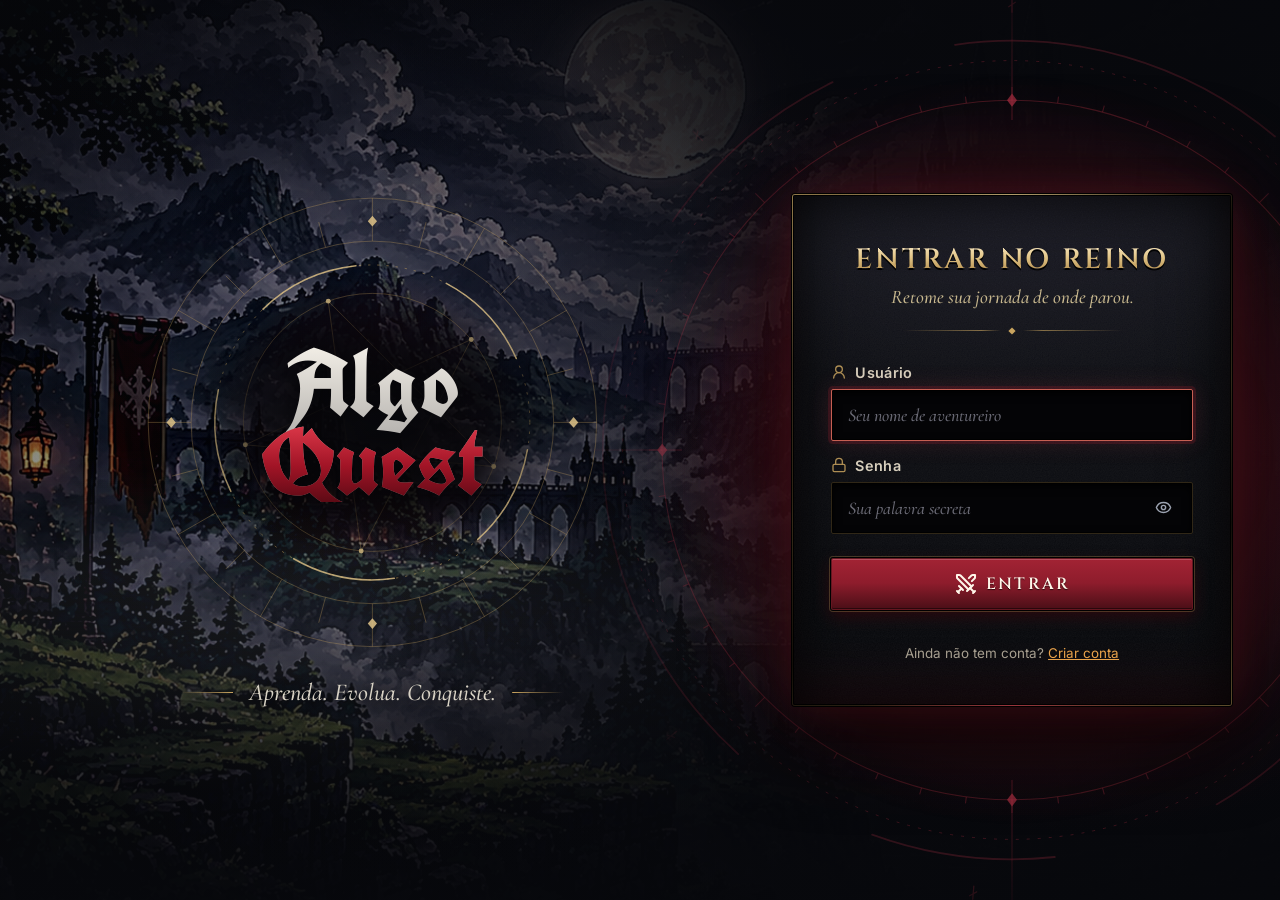
<file: frontend/index.html>
<!DOCTYPE html>
<html lang="pt-BR"><head><meta charset="UTF-8"><meta name="viewport" content="width=device-width, initial-scale=1, viewport-fit=cover"><meta name="theme-color" content="#07080b">
<link rel="preload" href="assets/fonts/unifrakturcook-latin-700-normal.woff2" as="font" type="font/woff2" crossorigin>
<link rel="stylesheet" href="css/assets.css"><link rel="stylesheet" href="css/style.css"><link rel="stylesheet" href="css/avatares.css"><link rel="stylesheet" href="css/tema.css"><link rel="stylesheet" href="css/fantasia.css"><title>AlgoQuest - Login</title></head>
<body class="pagina-login">
  <main class="login">
    <div class="login__cena" aria-hidden="true"><div class="cena__img"></div><div class="cena__nevoa"></div><div class="cena__nevoa cena__nevoa--b"></div><div class="cena__brasas" id="brasas"></div></div>
    <section class="login__arte" aria-label="AlgoQuest">
      <div class="emblema">
        <svg class="astrolabio" viewBox="0 0 600 600" aria-hidden="true" focusable="false">
  <g class="giro-lento"><circle cx="300" cy="300" r="292"/><circle cx="300" cy="300" r="236"/><path d="M536.0 300.0L592.0 300.0"/><path d="M528.0 361.1L560.8 369.9"/><path d="M504.4 418.0L552.9 446.0"/><path d="M466.9 466.9L490.9 490.9"/><path d="M418.0 504.4L446.0 552.9"/><path d="M361.1 528.0L369.9 560.8"/><path d="M300.0 536.0L300.0 592.0"/><path d="M238.9 528.0L230.1 560.8"/><path d="M182.0 504.4L154.0 552.9"/><path d="M133.1 466.9L109.1 490.9"/><path d="M95.6 418.0L47.1 446.0"/><path d="M72.0 361.1L39.2 369.9"/><path d="M64.0 300.0L8.0 300.0"/><path d="M72.0 238.9L39.2 230.1"/><path d="M95.6 182.0L47.1 154.0"/><path d="M133.1 133.1L109.1 109.1"/><path d="M182.0 95.6L154.0 47.1"/><path d="M238.9 72.0L230.1 39.2"/><path d="M300.0 64.0L300.0 8.0"/><path d="M361.1 72.0L369.9 39.2"/><path d="M418.0 95.6L446.0 47.1"/><path d="M466.9 133.1L490.9 109.1"/><path d="M504.4 182.0L552.9 154.0"/><path d="M528.0 238.9L560.8 230.1"/><path class="solid" d="M562.0 293.0l6 7-6 7-6-7z"/><path class="solid" d="M300.0 555.0l6 7-6 7-6-7z"/><path class="solid" d="M38.0 293.0l6 7-6 7-6-7z"/><path class="solid" d="M300.0 31.0l6 7-6 7-6-7z"/></g>
  <g class="giro-inverso"><circle class="tracejado" cx="300" cy="300" r="205"/><path class="arc" d="M501.9 335.6A205 205 0 0 1 437.2 452.3"/><path class="arc" d="M328.5 503.0A205 205 0 0 1 197.5 477.5"/><path class="arc" d="M115.7 389.9A205 205 0 0 1 99.5 257.4"/><path class="arc" d="M157.6 152.5A205 205 0 0 1 278.6 96.1"/><path class="arc" d="M396.2 119.0A205 205 0 0 1 487.3 216.6"/></g>
  <g class="giro-lento lento2"><circle cx="300" cy="300" r="168"/><g class="grafo"><path d="M457.9 357.5L134.6 329.2"/><path d="M285.4 467.4L242.5 142.1"/><path d="M134.6 329.2L428.7 192.0"/><path d="M242.5 142.1L457.9 357.5"/><path d="M428.7 192.0L285.4 467.4"/></g><circle class="solid" cx="457.9" cy="357.5" r="3.2"/><circle class="solid" cx="285.4" cy="467.4" r="3.2"/><circle class="solid" cx="134.6" cy="329.2" r="3.2"/><circle class="solid" cx="242.5" cy="142.1" r="3.2"/><circle class="solid" cx="428.7" cy="192.0" r="3.2"/></g>
</svg>
        <div class="emblema__marca"><div class="marca marca--grande">Algo<b>Quest</b></div></div>
      </div>
      <p class="lema">Aprenda. Evolua. Conquiste.</p>
    </section>
    <section class="login__form">
      <div class="palco">
      <div class="aura" aria-hidden="true">
        <span class="aura__nevoa"></span><span class="aura__nevoa aura__nevoa--b"></span>
        <svg class="aura__arcano" viewBox="0 0 800 900" aria-hidden="true" focusable="false">
  <g class="aura__giro aura__giro--a"><circle cx="400" cy="450" r="318"/><path d="M718.0 450.0L730.0 450.0"/><path d="M715.3 491.5L721.2 492.3"/><path d="M707.2 532.3L713.0 533.9"/><path d="M693.8 571.7L699.3 574.0"/><path d="M675.4 609.0L680.6 612.0"/><path d="M652.3 643.6L657.0 647.2"/><path d="M624.9 674.9L633.3 683.3"/><path d="M593.6 702.3L597.2 707.0"/><path d="M559.0 725.4L562.0 730.6"/><path d="M521.7 743.8L524.0 749.3"/><path d="M482.3 757.2L483.9 763.0"/><path d="M441.5 765.3L442.3 771.2"/><path d="M400.0 768.0L400.0 780.0"/><path d="M358.5 765.3L357.7 771.2"/><path d="M317.7 757.2L316.1 763.0"/><path d="M278.3 743.8L276.0 749.3"/><path d="M241.0 725.4L238.0 730.6"/><path d="M206.4 702.3L202.8 707.0"/><path d="M175.1 674.9L166.7 683.3"/><path d="M147.7 643.6L143.0 647.2"/><path d="M124.6 609.0L119.4 612.0"/><path d="M106.2 571.7L100.7 574.0"/><path d="M92.8 532.3L87.0 533.9"/><path d="M84.7 491.5L78.8 492.3"/><path d="M82.0 450.0L70.0 450.0"/><path d="M84.7 408.5L78.8 407.7"/><path d="M92.8 367.7L87.0 366.1"/><path d="M106.2 328.3L100.7 326.0"/><path d="M124.6 291.0L119.4 288.0"/><path d="M147.7 256.4L143.0 252.8"/><path d="M175.1 225.1L166.7 216.7"/><path d="M206.4 197.7L202.8 193.0"/><path d="M241.0 174.6L238.0 169.4"/><path d="M278.3 156.2L276.0 150.7"/><path d="M317.7 142.8L316.1 137.0"/><path d="M358.5 134.7L357.7 128.8"/><path d="M400.0 132.0L400.0 120.0"/><path d="M441.5 134.7L442.3 128.8"/><path d="M482.3 142.8L483.9 137.0"/><path d="M521.7 156.2L524.0 150.7"/><path d="M559.0 174.6L562.0 169.4"/><path d="M593.6 197.7L597.2 193.0"/><path d="M624.9 225.1L633.3 216.7"/><path d="M652.3 256.4L657.0 252.8"/><path d="M675.4 291.0L680.6 288.0"/><path d="M693.8 328.3L699.3 326.0"/><path d="M707.2 367.7L713.0 366.1"/><path d="M715.3 408.5L721.2 407.7"/><path class="s" d="M718.0 444.0l4.5 6-4.5 6-4.5-6z"/><path class="s" d="M400.0 762.0l4.5 6-4.5 6-4.5-6z"/><path class="s" d="M82.0 444.0l4.5 6-4.5 6-4.5-6z"/><path class="s" d="M400.0 126.0l4.5 6-4.5 6-4.5-6z"/></g>
  <g class="aura__giro aura__giro--b"><path d="M768.4 501.8A372 372 0 0 1 586.0 772.2"/><path d="M438.9 820.0A372 372 0 0 1 272.8 799.6"/><path d="M151.1 726.4A372 372 0 0 1 42.4 347.5"/><path d="M91.6 242.0A372 372 0 0 1 236.9 115.6"/><path d="M348.2 81.6A372 372 0 0 1 639.1 165.0"/><path d="M722.2 264.0A372 372 0 0 1 768.4 398.2"/><circle class="tr" cx="400" cy="450" r="354"/></g>
  <g class="aura__fixo"><path d="M400 18V150M400 750V882M20 450H100M700 450H780"/><g class="f"><path d="M784.4 553.0L796.0 556.1M790.0 551.4L792.4 558.2"/><path d="M655.8 754.9L663.5 764.1M661.3 756.8L659.3 763.7"/><path d="M365.3 846.5L364.3 858.4M367.9 851.7L361.5 855.2"/><path d="M95.1 705.8L85.9 713.5M93.2 711.3L86.3 709.3"/><path d="M3.5 415.3L-8.4 414.3M-1.7 417.9L-5.2 411.5"/><path d="M118.6 168.6L110.1 160.1M112.9 167.2L114.3 160.1"/><path d="M400.0 52.0L400.0 40.0M397.0 47.0L403.0 43.0"/><path d="M655.8 145.1L663.5 135.9M656.7 139.4L663.9 140.1"/><path d="M784.4 347.0L796.0 343.9M788.5 342.8L793.9 347.6"/></g></g>
</svg>
        <span class="aura__fagulhas"><i></i><i></i><i></i><i></i><i></i><i></i><i></i></span>
      </div>
      <form class="portal" id="formLogin" novalidate aria-labelledby="tituloLogin">
        <span class="portal__luz" aria-hidden="true"></span>
        <header class="portal__topo">
          <h1 id="tituloLogin">Entrar no Reino</h1>
          <p>Retome sua jornada de onde parou.</p>
        </header>
        <div class="campo" data-campo="usuario">
          <label for="usuario">Usuário</label>
          <div class="campo__caixa">
            <input id="usuario" name="usuario" autocomplete="username" autocapitalize="none" spellcheck="false" placeholder="Seu nome de aventureiro" aria-describedby="erroUsuario" required></div>
          <p class="campo__erro" id="erroUsuario"></p>
        </div>
        <div class="campo" data-campo="senha">
          <label for="senha">Senha</label>
          <div class="campo__caixa">
            <input id="senha" name="senha" type="password" autocomplete="current-password" placeholder="Sua palavra secreta" aria-describedby="erroSenha avisoCaps" required>
            <button class="campo__olho" id="btnOlho" type="button" aria-label="Mostrar senha" aria-pressed="false"><i class="ic i-eye" aria-hidden="true"></i></button></div>
          <p class="campo__erro" id="erroSenha"></p>
          <p class="campo__aviso" id="avisoCaps" hidden><i class="ic i-triangle-alert" aria-hidden="true"></i>Caps Lock está ativado.</p>
        </div>
        <p class="alerta" id="erro" role="alert" hidden></p>
        <button class="btn btn--primario btn--bloco btn--grande" id="btnEntrar" type="submit"><i class="ic i-swords btn__espada" aria-hidden="true"></i><span class="btn__rotulo">Entrar</span><i class="ic i-arrow-right" aria-hidden="true"></i><i class="ic i-loader-circle btn__giro" aria-hidden="true"></i></button>
        <p class="portal__nota"><span id="notaModo">Ainda não tem conta?</span> <button type="button" class="portal__modo" id="btnModo">Criar conta</button></p>
      </form>
      </div>
    </section>
  </main>
  <script src="js/api.js"></script><script src="js/ui-base.js"></script><script src="js/login.js"></script>
</body></html>
</file>
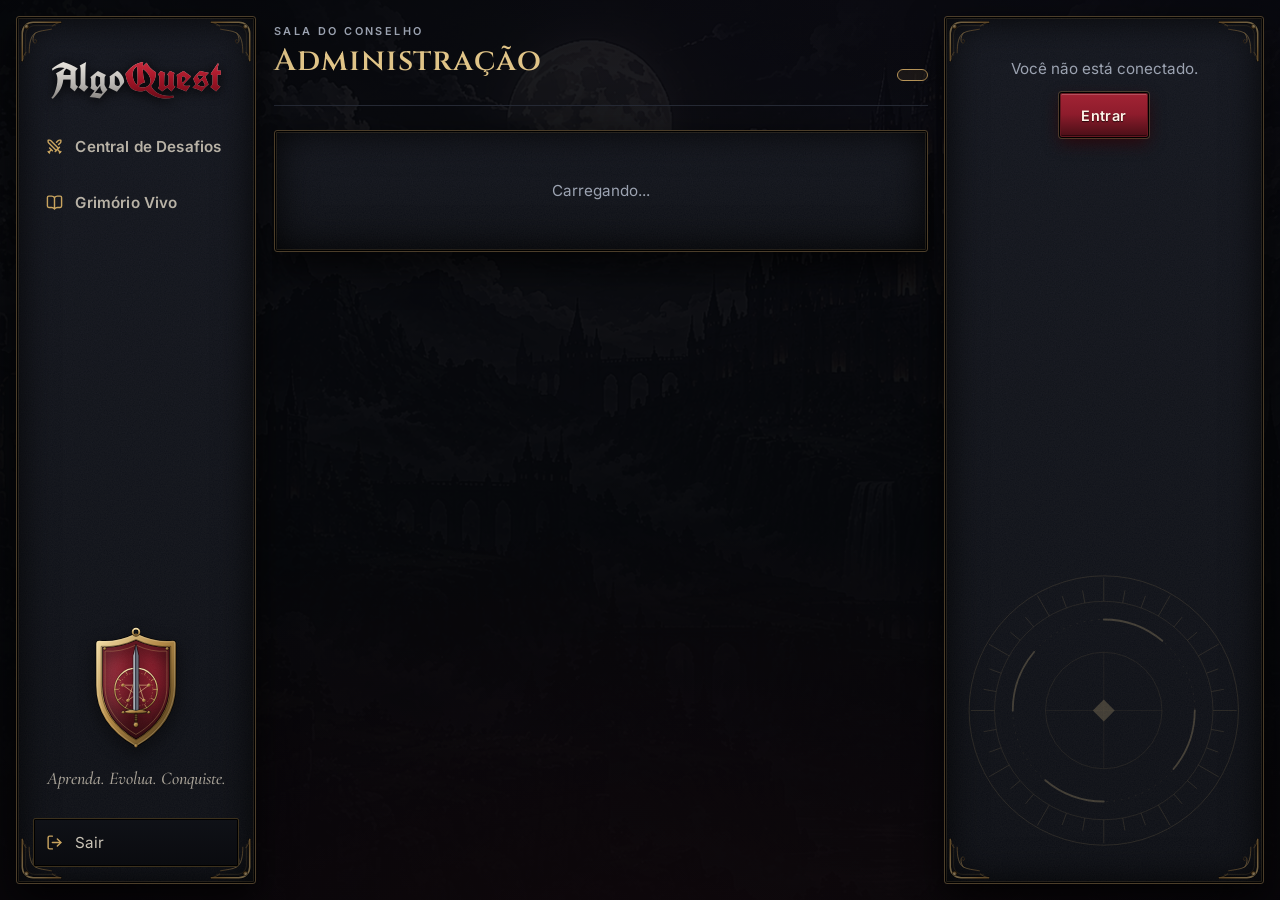
<file: frontend/admin.html>
<!DOCTYPE html>
<html lang="pt-BR"><head><meta charset="UTF-8"><meta name="viewport" content="width=device-width, initial-scale=1, viewport-fit=cover"><meta name="theme-color" content="#07080b"><link rel="preload" href="assets/fonts/unifrakturcook-latin-700-normal.woff2" as="font" type="font/woff2" crossorigin><link rel="preload" href="assets/fonts/cinzel-latin-600-normal.woff2" as="font" type="font/woff2" crossorigin><link rel="preload" href="assets/fonts/inter-latin-400-normal.woff2" as="font" type="font/woff2" crossorigin><link rel="preload" href="assets/fonts/inter-latin-600-normal.woff2" as="font" type="font/woff2" crossorigin><link rel="stylesheet" href="css/assets.css"><link rel="stylesheet" href="css/style.css"><link rel="stylesheet" href="css/avatares.css"><link rel="stylesheet" href="css/admin.css"><link rel="stylesheet" href="css/tema.css"><script src="js/avatares-catalogo.js"></script><script src="js/tema.js"></script><link rel="stylesheet" href="css/lab.css"><link rel="stylesheet" href="css/fantasia.css"><title>Administração — AlgoQuest</title></head>
<body class="pagina-app" data-perfil="compacto">
  <div class="app app--foco">
    <aside id="menu"></aside>
    <aside id="perfil" aria-label="Personagem"></aside>
    <main class="conteudo" id="conteudo">
      <header class="adm__cab"><div><span class="adm__sup">Sala do Conselho</span><h1>Administração</h1></div><span class="adm__papel" id="admPapel"></span></header>
      <nav class="adm__abas" id="admAbas" role="tablist" aria-label="Seções da administração"></nav>
      <section class="adm__painel superficie" id="admPainel" role="tabpanel" aria-live="polite"><p class="estado">Carregando...</p></section>
      <div class="adm__aviso" id="admAviso" role="status" aria-live="polite" hidden></div>
    </main>
  </div>
  <script src="js/api.js"></script><script src="js/arte.js"></script><script src="js/ui.js"></script><script src="js/avatares.js"></script><script src="js/admin.js"></script>
</body></html>
</file>
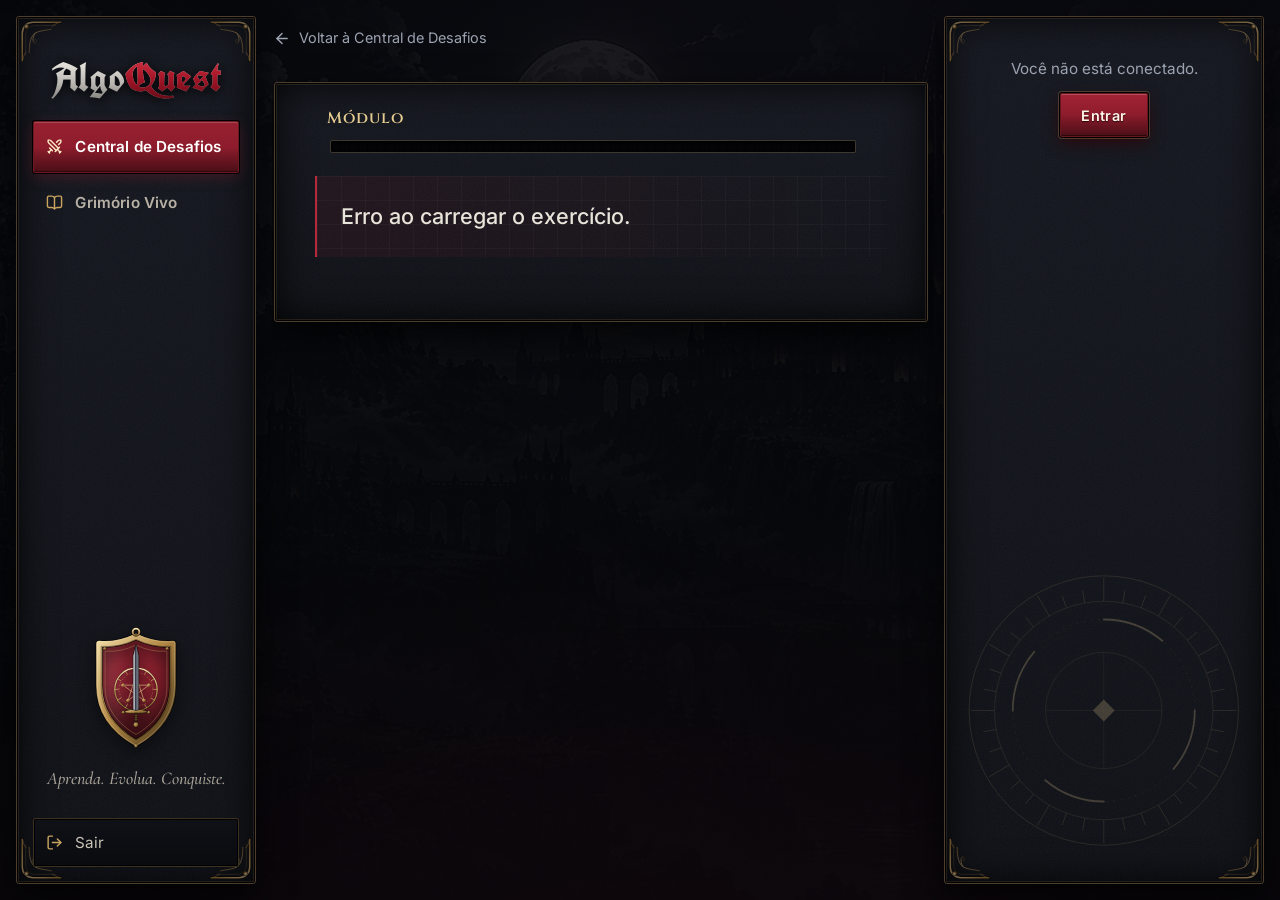
<file: frontend/exercicio.html>
<!DOCTYPE html>
<html lang="pt-BR"><head><meta charset="UTF-8"><meta name="viewport" content="width=device-width, initial-scale=1, viewport-fit=cover"><meta name="theme-color" content="#07080b"><link rel="preload" href="assets/fonts/unifrakturcook-latin-700-normal.woff2" as="font" type="font/woff2" crossorigin><link rel="preload" href="assets/fonts/cinzel-latin-600-normal.woff2" as="font" type="font/woff2" crossorigin><link rel="preload" href="assets/fonts/inter-latin-400-normal.woff2" as="font" type="font/woff2" crossorigin><link rel="preload" href="assets/fonts/inter-latin-600-normal.woff2" as="font" type="font/woff2" crossorigin><link rel="stylesheet" href="css/assets.css"><link rel="stylesheet" href="css/style.css"><link rel="stylesheet" href="css/avatares.css"><link rel="stylesheet" href="css/tema.css"><script src="js/avatares-catalogo.js"></script><script src="js/tema.js"></script><link rel="stylesheet" href="css/lab.css"><link rel="stylesheet" href="css/fantasia.css"><title>AlgoQuest - Exercício</title></head>
<body class="pagina-app" data-perfil="compacto">
  <div class="app app--foco">
    <aside id="menu"></aside>
    <aside id="perfil" aria-label="Personagem"></aside>
    <main class="conteudo" id="conteudo">
      <a class="voltar" href="modulos.html"><i class="ic i-arrow-right" aria-hidden="true"></i>Voltar à Central de Desafios</a>
      <section class="desafio superficie" id="desafio" aria-labelledby="descricao">
        <header class="desafio__cab">
          <div class="desafio__mod"><span id="moduloSelo"></span><span id="moduloNome">Módulo</span></div>
          <div class="desafio__linha"><span class="desafio__num" id="numero"></span>
            <div class="trilha" id="trilha" role="progressbar" aria-label="Progresso no módulo" aria-valuemin="0" aria-valuenow="0"><i id="barra"></i></div>
            <span id="dificuldade"></span><span class="pontos" id="pontos"></span></div>
        </header>
        <div class="desafio__corpo" id="corpo">
          <div class="pergunta"><h2 id="descricao">Carregando exercício...</h2></div>
          <figure class="pergunta__visual" id="visual" hidden></figure>
          <div class="opcoes" id="opcoes"></div>
          <div class="vernapratica" id="vernapratica" hidden></div>
          <p class="feedback" id="feedback" role="status" hidden></p>
        </div>
        <div class="acoes"><button class="btn btn--fantasma" id="btnAnterior" type="button" hidden>Anterior</button>
          <button class="btn btn--primario" id="btnProximo" type="button" hidden>Próximo desafio</button>
          <a class="btn btn--primario" id="btnConcluir" href="modulos.html" hidden>Voltar à Central de Desafios</a></div>
      </section>
    </main>
  </div>
  <script src="js/api.js"></script><script src="js/arte.js"></script><script src="js/ui.js"></script><script src="js/avatares.js"></script><script src="js/exercicio.js"></script>
</body></html>
</file>
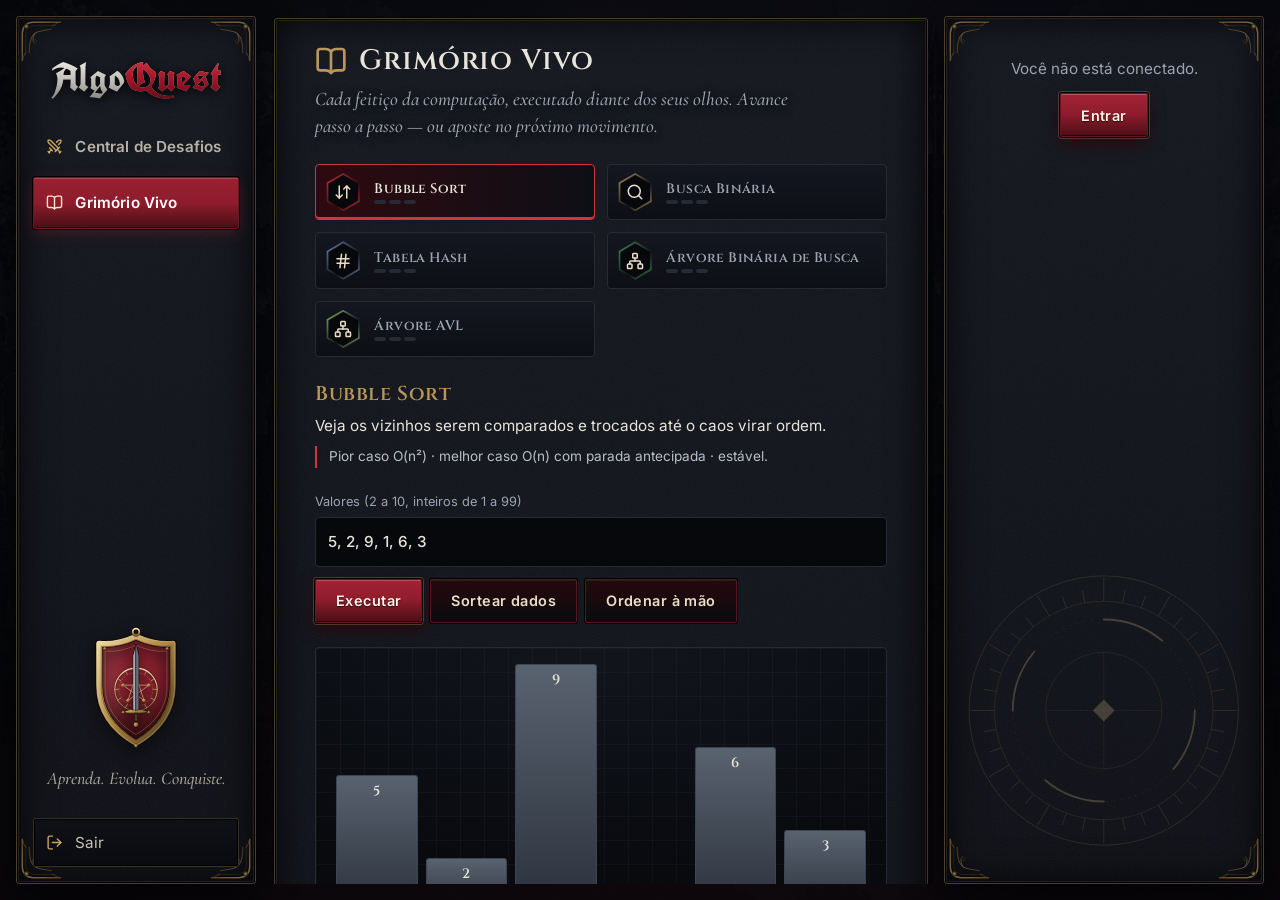
<file: frontend/laboratorio.html>
<!DOCTYPE html>
<html lang="pt-BR"><head><meta charset="UTF-8"><meta name="viewport" content="width=device-width, initial-scale=1, viewport-fit=cover"><meta name="theme-color" content="#07080b"><link rel="preload" href="assets/fonts/unifrakturcook-latin-700-normal.woff2" as="font" type="font/woff2" crossorigin><link rel="preload" href="assets/fonts/cinzel-latin-600-normal.woff2" as="font" type="font/woff2" crossorigin><link rel="preload" href="assets/fonts/inter-latin-400-normal.woff2" as="font" type="font/woff2" crossorigin><link rel="preload" href="assets/fonts/inter-latin-600-normal.woff2" as="font" type="font/woff2" crossorigin><link rel="stylesheet" href="css/assets.css"><link rel="stylesheet" href="css/style.css"><link rel="stylesheet" href="css/avatares.css"><link rel="stylesheet" href="css/tema.css"><script src="js/avatares-catalogo.js"></script><script src="js/tema.js"></script><link rel="stylesheet" href="css/lab.css"><link rel="stylesheet" href="css/fantasia.css"><title>AlgoQuest - Grimório Vivo</title></head>
<body class="pagina-app">
  <div class="app">
    <aside id="menu"></aside>
    <main class="conteudo" id="conteudo">
      <section class="lab superficie" aria-labelledby="labTitulo">
        <header class="lab__topo">
          <div>
            <h1 id="labTitulo"><i class="ic i-book-open" aria-hidden="true"></i>Grimório Vivo</h1>
            <p class="lore">Cada feitiço da computação, executado diante dos seus olhos. Avance passo a passo — ou aposte no próximo movimento.</p>
          </div>
        </header>
        <div class="lab__abas" id="abas" role="tablist" aria-label="Simulações"></div>

        <div class="lab__intro"><h2 id="simTitulo"></h2><p id="simResumo"></p><p class="lab__fato" id="simFato"></p></div>

        <form class="lab__entrada" id="entrada" novalidate>
          <div class="lab__campos" id="campos"></div>
          <div class="lab__botoes">
            <button class="btn btn--primario" type="submit">Executar</button>
            <button class="btn btn--fantasma" type="button" id="btnAleatorio">Sortear dados</button>
            <button class="btn btn--fantasma" type="button" id="btnManual" hidden>Ordenar à mão</button>
          </div>
          <p class="lab__erro" id="erroEntrada" role="alert" hidden></p>
        </form>

        <div class="lab__palco" id="palco" aria-label="Visualização da simulação"></div>
        <p class="lab__narra" id="narra" role="status" aria-live="polite"></p>

        <div class="lab__pergunta" id="pergunta" hidden aria-live="polite"></div>

        <div class="lab__controles" id="controles">
          <div class="lab__transporte">
            <button class="btn btn--fantasma btn--icone" id="btnInicio" type="button" aria-label="Voltar ao início" title="Início"><svg viewBox="0 0 24 24" aria-hidden="true"><path d="M6 5v14M19 5L9 12l10 7z"/></svg></button>
            <button class="btn btn--fantasma btn--icone" id="btnAnt" type="button" aria-label="Passo anterior" title="Passo anterior"><svg viewBox="0 0 24 24" aria-hidden="true"><path d="M15 5l-7 7 7 7"/></svg></button>
            <button class="btn btn--primario btn--icone" id="btnPlay" type="button" aria-label="Reproduzir" title="Reproduzir"><svg viewBox="0 0 24 24" aria-hidden="true"><path class="p-play" d="M8 5l11 7-11 7z"/><path class="p-pause" d="M8 5v14M16 5v14"/></svg></button>
            <button class="btn btn--fantasma btn--icone" id="btnProx" type="button" aria-label="Próximo passo" title="Próximo passo"><svg viewBox="0 0 24 24" aria-hidden="true"><path d="M9 5l7 7-7 7"/></svg></button>
          </div>
          <label class="lab__vel"><span>Velocidade</span><input id="velocidade" type="range" min="1" max="4" step="1" value="2"></label>
          <label class="lab__passo"><span id="passoRotulo">Passo 1 de 1</span><input id="linha" type="range" min="0" max="0" value="0" aria-label="Linha do tempo da simulação"></label>
          <button class="lab__desafio" id="btnDesafio" type="button" aria-pressed="false"><i class="ic i-swords" aria-hidden="true"></i><span>Modo Desafio</span></button>
        </div>

        <div class="lab__placar" id="placar" aria-label="Maestria"></div>
      </section>
    </main>
    <aside id="perfil" aria-label="Personagem"></aside>
  </div>
  <script src="js/api.js"></script><script src="js/arte.js"></script><script src="js/ui.js"></script><script src="js/avatares.js"></script><script src="js/lab-sims.js"></script><script src="js/lab.js"></script>
</body></html>
</file>
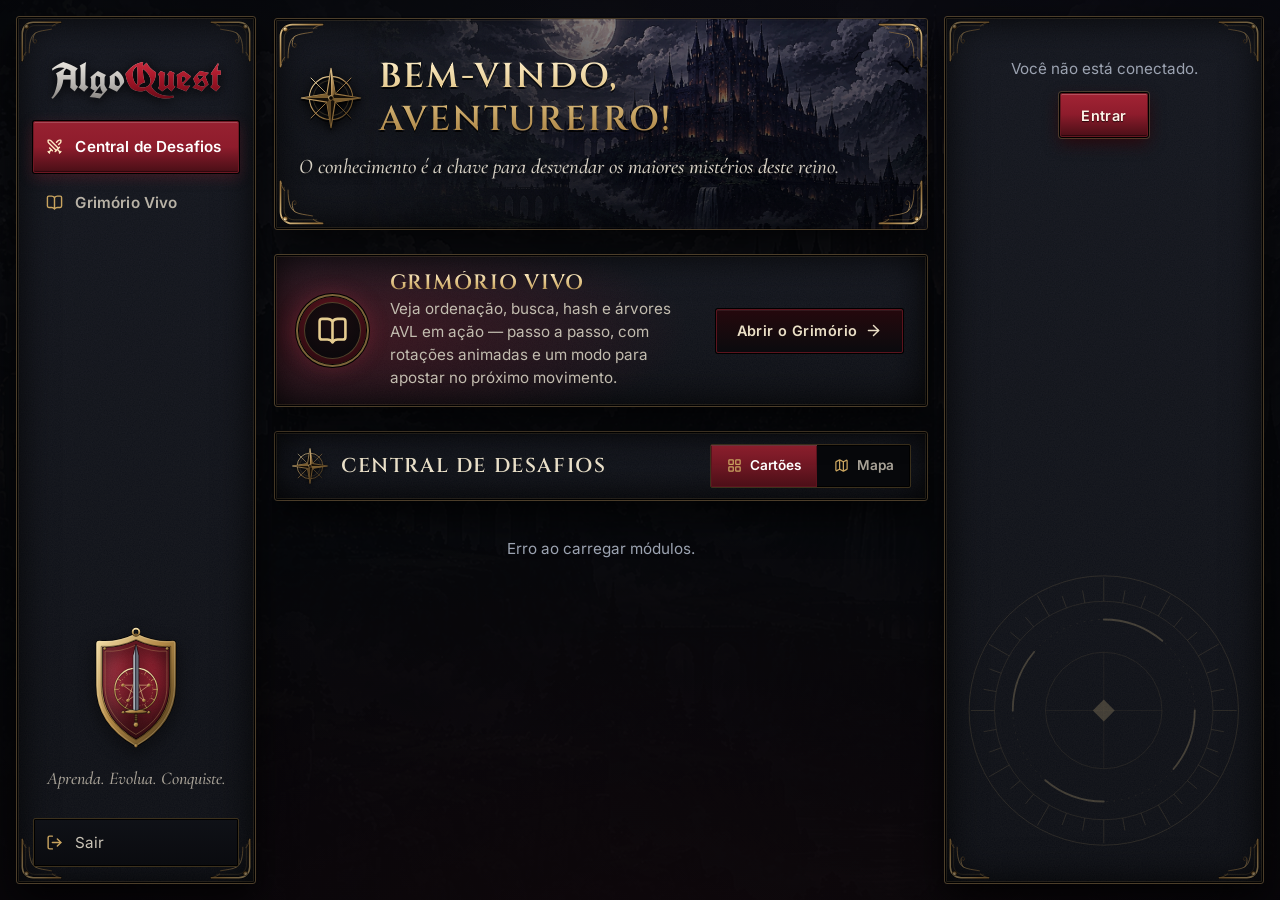
<file: frontend/modulos.html>
<!DOCTYPE html>
<html lang="pt-BR"><head><meta charset="UTF-8"><meta name="viewport" content="width=device-width, initial-scale=1, viewport-fit=cover"><meta name="theme-color" content="#07080b"><link rel="preload" href="assets/fonts/unifrakturcook-latin-700-normal.woff2" as="font" type="font/woff2" crossorigin><link rel="preload" href="assets/fonts/cinzel-latin-600-normal.woff2" as="font" type="font/woff2" crossorigin><link rel="preload" href="assets/fonts/inter-latin-400-normal.woff2" as="font" type="font/woff2" crossorigin><link rel="preload" href="assets/fonts/inter-latin-600-normal.woff2" as="font" type="font/woff2" crossorigin><link rel="stylesheet" href="css/assets.css"><link rel="stylesheet" href="css/style.css"><link rel="stylesheet" href="css/avatares.css"><link rel="stylesheet" href="css/tema.css"><script src="js/avatares-catalogo.js"></script><script src="js/tema.js"></script><link rel="stylesheet" href="css/lab.css"><link rel="stylesheet" href="css/fantasia.css"><title>AlgoQuest - Módulos</title></head>
<body class="pagina-app">
  <div class="app">
    <aside id="menu"></aside>
    <main class="conteudo" id="conteudo">
      <section class="quartel superficie" aria-labelledby="boasVindas">
        <div class="quartel__cena" aria-hidden="true"></div>
        <div class="quartel__topo">
          <h1 id="boasVindas">Bem-vindo, Aventureiro!</h1>
          <p class="lore">O conhecimento é a chave para desvendar os maiores mistérios deste reino.</p>
          <a class="btn btn--primario btn--grande" id="btnContinuar" href="#listaModulos" hidden></a>
        </div>
        <dl class="visao" id="visaoGeral"></dl>
      </section>
      <a class="convite superficie" href="laboratorio.html" aria-label="Abrir o Grimório Vivo">
        <span class="hex"><i class="ic i-book-open" aria-hidden="true"></i></span>
        <span class="convite__txt"><b>Grimório Vivo</b><span>Veja ordenação, busca, hash e árvores AVL em ação — passo a passo, com rotações animadas e um modo para apostar no próximo movimento.</span></span>
        <span class="btn btn--fantasma">Abrir o Grimório <i class="ic i-arrow-right" aria-hidden="true"></i></span>
      </a>
      <section aria-labelledby="tituloCentral">
        <div class="secao__titulo"><h2 id="tituloCentral"><i class="ic i-scroll-text" aria-hidden="true"></i>Central de Desafios</h2>
          <div class="alterna" id="alterna" role="group" aria-label="Modo de visualização">
            <button type="button" data-vista="cartoes" aria-pressed="true"><i class="ic i-layout-grid" aria-hidden="true"></i>Cartões</button>
            <button type="button" data-vista="mapa" aria-pressed="false"><i class="ic i-map" aria-hidden="true"></i>Mapa</button></div></div>
        <div id="listaModulos" aria-live="polite"><p class="estado">Carregando...</p></div>
      </section>
    </main>
    <aside id="perfil" aria-label="Personagem"></aside>
  </div>
  <script src="js/api.js"></script><script src="js/arte.js"></script><script src="js/ui.js"></script><script src="js/avatares.js"></script><script src="js/modulos.js"></script>
</body></html>
</file>
<file: frontend/css/assets.css>
@font-face{font-family:'Cormorant Garamond';font-weight:500;font-style:italic;font-display:swap;src:url(../assets/fonts/cormorant-garamond-latin-500-italic.woff2) format('woff2')}
@font-face{font-family:'Cormorant Garamond';font-weight:600;font-style:italic;font-display:swap;src:url(../assets/fonts/cormorant-garamond-latin-600-italic.woff2) format('woff2')}
@font-face{font-family:'Inter';font-weight:500;font-display:swap;src:url(../assets/fonts/inter-latin-500-normal.woff2) format('woff2')}
@font-face{font-family:'Cinzel';font-weight:600;font-display:swap;src:url(../assets/fonts/cinzel-latin-600-normal.woff2) format('woff2')}
@font-face{font-family:'Inter';font-weight:400;font-display:swap;src:url(../assets/fonts/inter-latin-400-normal.woff2) format('woff2')}
@font-face{font-family:'Inter';font-weight:600;font-display:swap;src:url(../assets/fonts/inter-latin-600-normal.woff2) format('woff2')}
@font-face{font-family:'UnifrakturCook';font-weight:700;font-display:block;src:url(../assets/fonts/unifrakturcook-latin-700-normal.woff2) format('woff2')}
.i-activity{--i:url(../assets/icons/activity.svg)}
.i-arrow-down-up{--i:url(../assets/icons/arrow-down-up.svg)}
.i-arrow-right{--i:url(../assets/icons/arrow-right.svg)}
.i-book-open{--i:url(../assets/icons/book-open.svg)}
.i-camera{--i:url(../assets/icons/camera.svg)}
.i-chevron-down{--i:url(../assets/icons/chevron-down.svg)}
.i-circle-check{--i:url(../assets/icons/circle-check.svg)}
.i-circle-x{--i:url(../assets/icons/circle-x.svg)}
.i-crown{--i:url(../assets/icons/crown.svg)}
.i-hash{--i:url(../assets/icons/hash.svg)}
.i-layout-grid{--i:url(../assets/icons/layout-grid.svg)}
.i-log-out{--i:url(../assets/icons/log-out.svg)}
.i-map{--i:url(../assets/icons/map.svg)}
.i-network{--i:url(../assets/icons/network.svg)}
.i-scroll-text{--i:url(../assets/icons/scroll-text.svg)}
.i-search{--i:url(../assets/icons/search.svg)}
.i-star{--i:url(../assets/icons/star.svg)}
.i-swords{--i:url(../assets/icons/swords.svg)}
.i-zap{--i:url(../assets/icons/zap.svg)}

.i-eye{--i:url(../assets/icons/eye.svg)}
.i-eye-off{--i:url(../assets/icons/eye-off.svg)}
.i-loader-circle{--i:url(../assets/icons/loader-circle.svg)}
.i-triangle-alert{--i:url(../assets/icons/triangle-alert.svg)}
.i-trophy{--i:url(../assets/icons/trophy.svg)}
.i-flag{--i:url(../assets/icons/flag.svg)}
</file>
<file: frontend/css/style.css>
:root{
  --bg:#07080b; --surface:#0e1116; --raised:#151a22; --line:#252b36; --steel:#3b4452;
  --text:#e8e4da; --muted:#98a0ae; --crimson:#a3212b; --crimson-hi:#d0343e; --blood:#3a0d12;
  --gold:#b89a5e; --gold-hi:#dcc084; --silver:#b9bfca; --moss:#3f9a5a; --r:4px; --tom:var(--steel);
  --f-logo:"UnifrakturCook",serif; --f-head:"Cinzel",Georgia,serif; --f-ui:"Inter",system-ui,sans-serif; --f-lore:"Cormorant Garamond",Georgia,serif;
  --s1:.25rem; --s2:.5rem; --s3:.75rem; --s4:1rem; --s5:1.5rem; --s6:2.5rem;
  --gap:16px; --menu-w:240px; --perfil-w:320px;
  --noise:url("data:image/svg+xml,%3Csvg xmlns='http://www.w3.org/2000/svg' width='140' height='140'%3E%3Cfilter id='n'%3E%3CfeTurbulence type='fractalNoise' baseFrequency='.85' numOctaves='3'/%3E%3CfeColorMatrix values='0 0 0 0 1 0 0 0 0 1 0 0 0 0 1 0 0 0 .045 0'/%3E%3C/filter%3E%3Crect width='140' height='140' filter='url(%23n)'/%3E%3C/svg%3E");
  --circuito:url("data:image/svg+xml,%3Csvg xmlns='http://www.w3.org/2000/svg' width='120' height='120' fill='none' stroke='%23b89a5e' stroke-opacity='.35' stroke-width='1'%3E%3Cpath d='M120 14H78l-10 10H40M120 34h-30l-8 8v22M120 58h-14M60 14v16l-10 10M40 24v22'/%3E%3Ccircle cx='40' cy='24' r='2.5'/%3E%3Ccircle cx='82' cy='64' r='2.5'/%3E%3Ccircle cx='106' cy='58' r='2.5'/%3E%3C/svg%3E");
  --anel:url("data:image/svg+xml,%3Csvg xmlns='http://www.w3.org/2000/svg' viewBox='0 0 300 300' fill='none' stroke='%23b89a5e' stroke-width='1'%3E%3Ccircle cx='150' cy='150' r='148' stroke-opacity='.5'/%3E%3Ccircle cx='150' cy='150' r='120' stroke-opacity='.4'/%3E%3Cpath d='M270.0 150.0L296.0 150.0M268.2 170.8L282.0 173.3M262.8 191.0L275.9 195.8M253.9 210.0L276.4 223.0M241.9 227.1L252.6 236.1M227.1 241.9L236.1 252.6M210.0 253.9L223.0 276.4M191.0 262.8L195.8 275.9M170.8 268.2L173.3 282.0M150.0 270.0L150.0 296.0M129.2 268.2L126.7 282.0M109.0 262.8L104.2 275.9M90.0 253.9L77.0 276.4M72.9 241.9L63.9 252.6M58.1 227.1L47.4 236.1M46.1 210.0L23.6 223.0M37.2 191.0L24.1 195.8M31.8 170.8L18.0 173.3M30.0 150.0L4.0 150.0M31.8 129.2L18.0 126.7M37.2 109.0L24.1 104.2M46.1 90.0L23.6 77.0M58.1 72.9L47.4 63.9M72.9 58.1L63.9 47.4M90.0 46.1L77.0 23.6M109.0 37.2L104.2 24.1M129.2 31.8L126.7 18.0M150.0 30.0L150.0 4.0M170.8 31.8L173.3 18.0M191.0 37.2L195.8 24.1M210.0 46.1L223.0 23.6M227.1 58.1L236.1 47.4M241.9 72.9L252.6 63.9M253.9 90.0L276.4 77.0M262.8 109.0L275.9 104.2M268.2 129.2L282.0 126.7' stroke-opacity='.5'/%3E%3Ccircle cx='150' cy='150' r='100' stroke-opacity='.3' stroke-dasharray='2 6'/%3E%3Cpath d='M250.0 150.0A100 100 0 0 1 226.6 214.3M150.0 250.0A100 100 0 0 1 85.7 226.6M50.0 150.0A100 100 0 0 1 73.4 85.7M150.0 50.0A100 100 0 0 1 214.3 73.4' stroke='%23dcc084' stroke-width='2' stroke-opacity='.7' stroke-linecap='round'/%3E%3Ccircle cx='150' cy='150' r='64' stroke-opacity='.35'/%3E%3Cpath d='M150 86V214M86 150H214' stroke-opacity='.25'/%3E%3Cpath d='M150 138l12 12-12 12-12-12z' fill='%23dcc084' fill-opacity='.7' stroke='none'/%3E%3C/svg%3E");
  --grade:url("data:image/svg+xml,%3Csvg xmlns='http://www.w3.org/2000/svg' width='24' height='24'%3E%3Cpath d='M24 0H0v24' fill='none' stroke='%23ffffff' stroke-opacity='.05'/%3E%3C/svg%3E");
}
@property --ang{syntax:"<angle>";inherits:false;initial-value:0deg}
*{box-sizing:border-box}
html{background:var(--bg);scroll-behavior:smooth;-webkit-text-size-adjust:100%}
body{margin:0;min-height:100vh;min-height:100dvh;font:400 .95rem/1.6 var(--f-ui);color:var(--text);overflow-x:hidden;
  background:var(--theme-atmosfera),var(--noise),radial-gradient(900px 500px at 50% -10%,var(--glow),transparent),var(--bg)}
h1,h2,h3,p,dl,dd{margin:0}
h1,h2,h3{font-family:var(--f-head);font-weight:600;letter-spacing:.03em;line-height:1.25}
a{color:inherit;text-decoration:none}
button,input,summary{font:inherit;color:inherit}
:focus-visible{outline:2px solid var(--gold-hi);outline-offset:2px}
[hidden]{display:none!important}
.sr{position:absolute;width:1px;height:1px;overflow:hidden;clip:rect(0 0 0 0)}
.muted{color:var(--muted)}
.ic{display:inline-block;width:1.15em;height:1.15em;flex:none;background:currentColor;-webkit-mask:var(--i) center/contain no-repeat;mask:var(--i) center/contain no-repeat}
.filete{height:1px;border:0;margin:0;background:linear-gradient(90deg,transparent,var(--gold),transparent);opacity:.7}
.superficie{position:relative;background:var(--circuito) right top/120px no-repeat,var(--noise),linear-gradient(180deg,var(--raised),var(--surface));
  border:1px solid var(--line);border-radius:var(--r);box-shadow:inset 0 1px 0 #ffffff0d,0 12px 32px #0009}
.marca{font:2.3rem/1 var(--f-logo);padding:0 var(--s2);white-space:nowrap}
.marca b{color:var(--crimson-hi);font-weight:400}
.app{display:grid;grid-template-columns:var(--menu-w) minmax(0,1fr) var(--perfil-w);gap:var(--gap);max-width:1680px;margin:0 auto;padding:var(--gap);height:100vh;height:100dvh}
.app--foco{grid-template-columns:var(--menu-w) minmax(0,1fr);grid-template-rows:auto minmax(0,1fr)}
.app--foco .menu{grid-row:1/3}
.app--foco .perfil{grid-column:2;grid-row:1}
.app--foco .conteudo{grid-column:2;grid-row:2}
.menu,.perfil{min-height:0;height:100%}
.conteudo{display:grid;grid-auto-rows:max-content;gap:var(--s5);min-width:0;min-height:0;align-content:start;overflow-y:auto;overflow-x:hidden;padding:2px 6px 2px 2px;margin-right:-6px;scrollbar-width:thin;scrollbar-color:#3b4452 transparent}
.conteudo::-webkit-scrollbar{width:6px}.conteudo::-webkit-scrollbar-thumb{background:var(--steel);border-radius:3px}
body.pagina-app{overflow:hidden}
.menu{background-image:var(--noise),linear-gradient(180deg,var(--raised),var(--surface));background-size:140px 140px,auto;background-position:0 0,0 0;background-repeat:repeat,no-repeat;display:flex;flex-direction:column;gap:var(--s5);padding:var(--s5) var(--s4);overflow:hidden}
.menu::after{content:"";position:absolute;left:0;right:0;bottom:150px;height:120px;background:var(--circuito) left center/120px no-repeat;opacity:.45;pointer-events:none}
.menu__nav{display:grid;gap:var(--s2)}
.menu__item{position:relative;display:flex;align-items:center;gap:var(--s3);padding:.75rem var(--s3);border:1px solid transparent;border-radius:var(--r);color:var(--muted);font-weight:600;transition:color .2s,background .2s}
.menu__item:hover{color:var(--text);background:#ffffff08}
.menu__item.is-ativo{color:var(--text);border-color:var(--crimson-lo);background:linear-gradient(90deg,var(--blood),transparent);box-shadow:inset 3px 0 0 var(--crimson-hi);animation:brasa 5s ease-in-out infinite}
.menu__lema{margin-top:auto;padding:var(--s4) var(--s2);font:italic 500 1.1rem/1.3 var(--f-lore);color:var(--muted);text-align:center;border-top:1px solid var(--line)}
.menu__sair{position:relative;z-index:1;background:var(--surface)!important;display:flex;align-items:center;gap:var(--s3);padding:.7rem var(--s3);background:none;border:1px solid var(--line);border-radius:var(--r);color:var(--muted);cursor:pointer;min-height:44px;transition:color .2s,border-color .2s}
.menu__sair:hover{color:var(--text);border-color:var(--steel)}
.btn{display:inline-flex;align-items:center;justify-content:center;gap:var(--s2);min-height:44px;padding:.65rem 1.25rem;border-radius:var(--r);border:1px solid;cursor:pointer;font:600 .9rem var(--f-ui);letter-spacing:.02em;transition:filter .2s,transform .1s,border-color .2s,box-shadow .2s}
.btn--grande{min-height:52px;font-size:.98rem;padding-inline:1.6rem}
.btn--primario{color:#fff;border-color:#c0485066;background:linear-gradient(180deg,var(--crimson-hi),var(--crimson) 55%,var(--crimson-lo));box-shadow:inset 0 1px 0 #ffffff33,0 4px 14px color-mix(in srgb,var(--crimson) 27%,transparent)}
.btn--primario:hover{filter:brightness(1.12);box-shadow:inset 0 1px 0 #ffffff33,0 6px 22px color-mix(in srgb,var(--crimson) 47%,transparent)}
.btn--fantasma{background:#ffffff06;border-color:var(--steel);color:var(--text)}
.btn--fantasma:hover{border-color:var(--gold);background:color-mix(in srgb,var(--gold) 6%,transparent)}
.btn:active{transform:translateY(1px)}
.btn:disabled{opacity:.5;cursor:not-allowed}
.btn--bloco{width:100%}
.btn .ic{transition:transform .2s}
.btn:hover .i-arrow-right{transform:translateX(3px)}
.hex{position:relative;display:grid;place-items:center;width:2.9rem;height:2.9rem;flex:none;color:var(--silver);font-size:1.15rem;
  background:linear-gradient(135deg,var(--tom),#0000 60%,var(--tom));clip-path:polygon(50% 0,93% 25%,93% 75%,50% 100%,7% 75%,7% 25%)}
.hex::before{content:"";position:absolute;inset:2px;background:var(--bg);clip-path:inherit}
.hex .ic{position:relative}
.hex--lg{width:3.6rem;height:3.6rem;font-size:1.45rem;--tom:var(--gold)}
.quartel{display:grid;gap:var(--s5);padding:var(--s5) var(--s5) var(--s5);overflow:hidden;isolation:isolate}
.quartel__cena{position:absolute;inset:0;z-index:-1;overflow:hidden;pointer-events:none;
  -webkit-mask:linear-gradient(90deg,transparent 18%,#000 80%);mask:linear-gradient(90deg,transparent 18%,#000 80%)}
.quartel__cena::before{content:"";position:absolute;inset:-6%;background:linear-gradient(180deg,color-mix(in srgb,var(--surface) 20%,transparent),color-mix(in srgb,var(--surface) 80%,transparent) 92%),url(../assets/img/castelo-hd.jpg) 72% 28%/cover;opacity:.7;animation:deriva 50s ease-in-out infinite alternate}
.quartel__topo{display:grid;justify-items:start;gap:var(--s3);padding:var(--s3) 0 var(--s2);max-width:34rem}
.quartel h1{font-size:clamp(1.5rem,2.4vw,2.1rem);overflow-wrap:anywhere}
.lore{font:italic 500 1.3rem/1.35 var(--f-lore);color:#cfcabd}
.quartel .btn{margin-top:var(--s2);max-width:100%;text-align:left}
.quartel .btn span{overflow:hidden;text-overflow:ellipsis;white-space:nowrap}
.visao{display:grid;grid-template-columns:repeat(4,1fr);gap:var(--s3)}
.visao div{position:relative;display:grid;gap:2px;align-content:start;padding:var(--s3) var(--s4);border-left:2px solid var(--gold);background:linear-gradient(90deg,color-mix(in srgb,var(--gold) 10%,transparent),color-mix(in srgb,var(--surface) 69%,transparent));backdrop-filter:blur(2px)}
.visao dd{font:600 1.6rem/1.1 var(--f-head);font-variant-numeric:tabular-nums}
.visao dt{font-size:.82rem;color:var(--muted)}
.visao__fio{display:block;height:3px;margin-top:var(--s2);background:#ffffff12;overflow:hidden}
.visao__fio i{display:block;height:100%;width:0;background:var(--gold);transition:width 1.1s cubic-bezier(.2,.7,.2,1) .2s}
.secao__titulo{display:flex;align-items:center;justify-content:space-between;gap:var(--s4);margin-bottom:var(--s4)}
.secao__titulo h2{font-size:1.15rem;color:var(--silver);display:flex;align-items:center;gap:var(--s2)}
.alterna{display:inline-flex;border:1px solid var(--line);border-radius:var(--r);overflow:hidden;background:#0008}
.alterna button{display:inline-flex;align-items:center;gap:var(--s2);min-height:42px;padding:0 var(--s4);background:none;border:0;cursor:pointer;color:var(--muted);font-size:.85rem;font-weight:600;transition:color .2s,background .2s,box-shadow .2s}
.alterna button:hover{color:var(--text)}
.alterna button[aria-pressed=true]{color:var(--text);background:var(--blood);box-shadow:inset 0 -2px 0 var(--crimson-hi)}
.vista{animation:troca .45s cubic-bezier(.2,.7,.2,1) both}
.grade{display:grid;grid-template-columns:repeat(auto-fill,minmax(270px,1fr));gap:var(--s4)}
.missao{display:flex;flex-direction:column;overflow:hidden;border-radius:var(--r);border:1px solid var(--line);background:linear-gradient(180deg,var(--raised),var(--surface));transition:transform .25s,border-color .25s,box-shadow .25s}
.missao:hover,.missao:focus-within{transform:translateY(-3px);border-color:color-mix(in srgb,var(--tom) 70%,var(--line));box-shadow:0 16px 32px #000a,0 0 28px color-mix(in srgb,var(--tom) 22%,transparent)}
.missao__arte{position:relative;aspect-ratio:16/7;overflow:visible;background:var(--grade),radial-gradient(ellipse at 70% 40%,color-mix(in srgb,var(--tom) 24%,#0a0c10),var(--bg) 75%)}
.missao__arte::after{content:"";position:absolute;inset:0;background:linear-gradient(180deg,transparent 50%,var(--surface));pointer-events:none}
.arte-svg{position:absolute;inset:0;width:100%;height:100%;overflow:hidden}
.arte-svg .l{fill:none;stroke:var(--tom);stroke-width:1.5;stroke-linecap:round;opacity:.9}
.arte-svg .f{fill:none;stroke:var(--tom);stroke-width:1;opacity:.28}
.arte-svg .n{fill:#090b0f;stroke:var(--tom);stroke-width:1.5}
.arte-svg .h{fill:var(--tom);filter:drop-shadow(0 0 4px var(--tom))}
.arte-svg .fx{stroke-dasharray:4 7}
.missao:hover .arte-svg .fx,.missao--destaque .arte-svg .fx{animation:marcha 2.4s linear infinite}
.missao__simbolo{position:absolute;left:var(--s4);bottom:-1.2rem;z-index:1}
.missao__corpo{display:flex;flex:1;flex-direction:column;gap:var(--s3);padding:var(--s5) var(--s4) var(--s4)}
.missao h3{font-size:1.1rem}
.missao__desc{flex:1;color:var(--muted);font-size:.92rem;line-height:1.55}
.missao__meta{display:flex;justify-content:space-between;font-size:.82rem;color:var(--silver)}
.missao--destaque{grid-column:1/-1;flex-direction:row;border-color:var(--crimson-lo);box-shadow:0 0 0 1px color-mix(in srgb,var(--crimson) 13%,transparent),0 14px 34px #0009}
.missao--destaque .missao__arte{flex:0 0 42%;aspect-ratio:auto;min-height:230px}
.missao--destaque .missao__arte::after{background:linear-gradient(90deg,transparent 50%,var(--surface))}
.missao--destaque .missao__simbolo{bottom:var(--s4)}
.missao--destaque .missao__simbolo .hex{animation:pulso-hex 4.5s ease-in-out infinite}
.missao--destaque .missao__corpo{padding:var(--s5);gap:var(--s3);justify-content:center}
.missao--destaque h3{font-size:1.4rem}
.missao--destaque .btn{width:auto;align-self:flex-start;min-width:14rem}
.etiqueta{display:inline-flex;align-items:center;gap:var(--s2);align-self:flex-start;font:600 .85rem var(--f-ui);color:var(--crimson-hi)}
.etiqueta::before{content:"";width:7px;height:7px;transform:rotate(45deg);background:var(--crimson-hi);box-shadow:0 0 8px var(--crimson-hi)}
.selo{position:absolute;top:var(--s3);right:var(--s3);z-index:1;display:inline-flex;align-items:center;gap:var(--s2);padding:.2rem .6rem;border:1px solid color-mix(in srgb,var(--gold) 53%,transparent);border-radius:2px;background:color-mix(in srgb,var(--surface) 80%,transparent);color:var(--gold-hi);font:600 .78rem var(--f-ui)}
.trilha{height:8px;border-radius:2px;background:var(--bg);border:1px solid var(--line);overflow:hidden;position:relative}
.trilha>i{display:block;height:100%;width:0;background:linear-gradient(90deg,#2b7a45,var(--moss));box-shadow:0 0 10px #3f9a5a66;transition:width 1s cubic-bezier(.2,.7,.2,1)}
.trilha::after{content:"";position:absolute;inset:0;background:repeating-linear-gradient(90deg,transparent 0 9px,#000a 9px 10px);pointer-events:none}
.trilha--xp>i{background:linear-gradient(90deg,#7e1820,var(--crimson-hi));box-shadow:0 0 10px color-mix(in srgb,var(--crimson-hi) 40%,transparent)}
.mapa{position:relative;overflow:hidden;background:var(--grade),radial-gradient(ellipse 60% 40% at 30% 12%,color-mix(in srgb,var(--gold) 7%,transparent),transparent),radial-gradient(ellipse 60% 40% at 70% 88%,color-mix(in srgb,var(--crimson) 8%,transparent),transparent),linear-gradient(180deg,var(--raised),var(--surface))}
.mapa__trilha{position:absolute;left:0;right:0;top:16px;width:100%;height:calc(100% - 32px)}
.trecho{fill:none;stroke:#586174;stroke-width:2;stroke-dasharray:2 9;stroke-linecap:round;vector-effect:non-scaling-stroke;animation:marcha 3.2s linear infinite}
.trecho--ouro{stroke:var(--gold-hi);stroke-width:2.5;stroke-dasharray:7 7;filter:drop-shadow(0 0 4px var(--gold))}
.no{position:absolute;display:grid;justify-items:center;gap:var(--s1);width:max-content;max-width:46%;transform:translate(-50%,-50%);text-align:center;--tom:var(--gold);padding:var(--s2);border-radius:var(--r)}
.no__selo{position:relative;display:grid;place-items:center;width:5.2rem;height:5.2rem;margin-bottom:var(--s1)}
.no__anel{position:absolute;inset:0;width:100%;height:100%;transform:rotate(-90deg)}
.no__anel circle{fill:none;stroke-width:2.5}
.no__anel .a0{stroke:#ffffff16}
.no__anel .a1{stroke:var(--tom);stroke-linecap:round;filter:drop-shadow(0 0 3px var(--tom))}
.no .hex{width:3.5rem;height:3.5rem;font-size:1.4rem;transition:transform .25s,filter .25s}
.no:hover .hex,.no:focus-visible .hex{transform:scale(1.08);filter:drop-shadow(0 0 10px var(--tom))}
.no__ok{position:absolute;right:-2px;bottom:2px;display:grid;place-items:center;width:1.4rem;height:1.4rem;border-radius:50%;background:var(--bg);color:var(--gold-hi);font-size:1.1rem}
.no__placa{display:grid;justify-items:center;gap:1px;padding:.4rem .8rem;border:1px solid var(--line);border-radius:3px;background:color-mix(in srgb,var(--surface) 95%,transparent);box-shadow:0 6px 16px #000a;transition:border-color .25s}
.no:hover .no__placa,.no:focus-visible .no__placa{border-color:var(--tom)}
.no--alvo .no__placa{border-color:color-mix(in srgb,var(--tom) 55%,var(--line))}
.no strong{font:600 .92rem/1.25 var(--f-head)}
.no__meta{font-size:.8rem;color:var(--muted)}
.no__aqui{display:inline-flex;align-items:center;gap:.35rem;margin-top:var(--s1);padding:.1rem .6rem;border:1px solid color-mix(in srgb,var(--crimson) 60%,transparent);border-radius:2px;background:color-mix(in srgb,var(--blood) 80%,transparent);color:#f1c3c6;font:600 .78rem var(--f-ui)}
.no--alvo .no__selo::before{content:"";position:absolute;inset:-18px;border-radius:50%;background:radial-gradient(circle,color-mix(in srgb,var(--tom) 45%,transparent),transparent 68%);animation:halo 3.6s ease-in-out infinite;pointer-events:none}
.no--feito .hex{--tom:var(--gold)}
.perfil{display:flex;flex-direction:column;align-items:center;gap:var(--s4);padding:var(--s5);overflow-x:hidden;overflow-y:auto;scrollbar-width:thin}
.perfil::after{content:"";position:absolute;left:50%;bottom:72px;width:min(300px,86%);aspect-ratio:1;translate:-50% 0;background:var(--anel) center/contain no-repeat;opacity:.42;pointer-events:none;animation:giro 240s linear infinite}
.perfil>*{position:relative;z-index:1}
.perfil__moldura{position:relative;flex:none;width:184px;height:184px;padding:6px;border-radius:50%;margin:var(--s3) 0 var(--s2);
  background:conic-gradient(from 210deg,#6c7482,var(--steel-lo),var(--gold),var(--steel-lo),#8b93a1,var(--steel-lo),#6c7482);box-shadow:0 0 0 3px #000,0 10px 30px #000c,0 0 36px color-mix(in srgb,var(--gold) 12%,transparent)}
.perfil__moldura::before{content:"";position:absolute;inset:-16px;border-radius:50%;background:repeating-conic-gradient(var(--gold) 0 .6deg,transparent .6deg 6deg);opacity:.45;
  -webkit-mask:radial-gradient(circle,transparent 66%,#000 67%,#000 71%,transparent 72%);mask:radial-gradient(circle,transparent 66%,#000 67%,#000 71%,transparent 72%);animation:giro 80s linear infinite}
.perfil__moldura::after{content:"";position:absolute;inset:0;border-radius:50%;background:conic-gradient(from var(--ang),transparent 0 78%,#f2dca355 90%,transparent);
  -webkit-mask:radial-gradient(circle,transparent 62%,#000 64%);mask:radial-gradient(circle,transparent 62%,#000 64%);animation:varrer 14s linear infinite;pointer-events:none}
.perfil__retrato{position:relative;width:100%;height:100%;border-radius:50%;object-fit:cover;display:block;background:#000;box-shadow:inset 0 0 18px #000}
.perfil__nivel-selo{position:absolute;left:-4px;bottom:6px;z-index:1;display:grid;place-items:center;width:2.7rem;height:2.7rem;background:linear-gradient(135deg,var(--gold-hi),#6b5630);clip-path:polygon(50% 0,93% 25%,93% 75%,50% 100%,7% 75%,7% 25%);filter:drop-shadow(0 4px 6px #000)}
.perfil__nivel-selo::before{content:"";position:absolute;inset:2px;background:#10141a;clip-path:inherit}
.perfil__nivel-selo b{position:relative;font:600 1rem var(--f-head);color:var(--gold-hi)}
.perfil__trocar{position:absolute;right:0;bottom:6px;z-index:1;display:grid;place-items:center;width:44px;height:44px;border-radius:50%;cursor:pointer;background:var(--raised);border:1px solid var(--steel);color:var(--silver);box-shadow:0 4px 10px #000a;transition:border-color .2s,color .2s,transform .2s}
.perfil__trocar:hover,.perfil__trocar:focus-within{border-color:var(--gold);color:#fff;transform:scale(1.06)}
.perfil__id{display:grid;justify-items:center;gap:2px;max-width:100%}
.perfil__nome{font-size:1.4rem;text-align:center;overflow-wrap:anywhere}
.perfil__nivel{color:var(--gold);font:600 .95rem var(--f-head);letter-spacing:.08em}
.perfil__xp{width:100%;display:grid;gap:var(--s2);font-size:.85rem;color:var(--muted)}
.perfil__xp div:first-child,.perfil__geral div:first-child{display:flex;justify-content:space-between}
.stats{display:grid;grid-template-columns:repeat(3,1fr);width:100%;border:1px solid var(--line);border-radius:var(--r);background:#0007}
.stats div{display:grid;justify-items:center;gap:2px;padding:var(--s3) var(--s2)}
.stats div+div{border-left:1px solid var(--line)}
.stats .ic{color:var(--gold)}
.stats dd{font:600 1.15rem var(--f-head);font-variant-numeric:tabular-nums}
.stats dt{font-size:.78rem;color:var(--muted)}
.perfil__geral{width:100%;display:grid;gap:var(--s2);font-size:.88rem;color:var(--silver)}
.perfil__geral b{font-family:var(--f-head)}
.perfil__nota{margin-top:auto;font-size:.76rem;color:var(--muted);text-align:center}
.perfil--compacto{display:block;padding:var(--s2) var(--s4);height:auto;overflow:visible}
.perfil--compacto::after{display:none}
.perfil--compacto summary{display:flex;align-items:center;gap:var(--s3);list-style:none;cursor:pointer;min-height:56px}
.perfil--compacto summary::-webkit-details-marker{display:none}
.mini__moldura{position:relative;flex:none;padding:3px;border-radius:50%;background:conic-gradient(from 210deg,#6c7482,var(--steel-lo),var(--gold),var(--steel-lo),#8b93a1,#6c7482)}
.mini{display:block;width:44px;height:44px;border-radius:50%;object-fit:cover;background:#000}
.mini__txt{display:grid;flex:1;min-width:0}
.mini__txt b{font:600 1.05rem var(--f-head);overflow:hidden;text-overflow:ellipsis;white-space:nowrap}
.mini__txt span{font-size:.82rem;color:var(--muted);overflow:hidden;text-overflow:ellipsis;white-space:nowrap}
.perfil--compacto summary>.ic{transition:transform .25s;color:var(--muted)}
.perfil--compacto[open] summary>.ic{transform:rotate(180deg)}
.detalhes{display:flex;flex-wrap:wrap;align-items:center;gap:var(--s4);padding:var(--s3) 0 var(--s2);margin-top:var(--s2);border-top:1px solid var(--line);animation:troca .3s both}
.detalhes .stats{flex:1;min-width:230px}
.detalhes .perfil__xp{flex-basis:100%}
.detalhes .perfil__trocar{position:static}
.detalhes .perfil__nota{flex-basis:100%;text-align:left;margin:0}
.app--foco .conteudo>*{width:100%;max-width:940px;margin-inline:auto}
.app--foco .perfil--compacto{width:100%;max-width:940px;justify-self:center}
.voltar{display:inline-flex;align-items:center;gap:var(--s2);min-height:40px;color:var(--muted);font-size:.9rem;transition:color .2s}
.voltar .ic{transform:scaleX(-1)}
.voltar:hover{color:var(--text)}
.desafio{display:grid;gap:var(--s5);padding:var(--s5) var(--s6)}
.desafio__cab{display:grid;gap:var(--s3)}
.desafio__mod{display:flex;align-items:center;gap:var(--s3);font:600 1rem var(--f-head);color:var(--gold)}
.desafio__mod .hex{width:2.2rem;height:2.2rem;font-size:.95rem;--tom:var(--gold)}
.desafio__linha{display:flex;align-items:center;gap:var(--s4);flex-wrap:wrap}
.desafio__num{font:600 .95rem var(--f-head);white-space:nowrap}
.desafio__linha .trilha{flex:1;min-width:120px}
.dificuldade{display:inline-flex;align-items:center;gap:var(--s2);font:600 .85rem var(--f-ui)}
.pips{display:inline-flex;gap:5px}
.pips i{width:8px;height:8px;transform:rotate(45deg);border:1px solid currentColor}
.pips i.on{background:currentColor;box-shadow:0 0 6px currentColor}
.dificuldade.FACIL{color:var(--moss)}.dificuldade.MEDIO{color:var(--gold)}.dificuldade.DIFICIL{color:var(--crimson-hi)}
.pontos{display:inline-flex;align-items:center;gap:var(--s2);color:var(--silver);font-weight:600}
.desafio__corpo{display:grid;gap:var(--s4)}
.desafio__corpo.entra{animation:troca .45s cubic-bezier(.2,.7,.2,1) both}
.pergunta{padding:var(--s5);border-left:2px solid var(--crimson-hi);background:var(--grade),linear-gradient(90deg,color-mix(in srgb,var(--crimson) 10%,transparent),transparent);border-radius:0 var(--r) var(--r) 0}
.pergunta h2{font:500 clamp(1.15rem,1.7vw,1.35rem)/1.55 var(--f-ui);letter-spacing:0}
.opcoes{display:grid;gap:var(--s3)}
.opcao{position:relative;display:flex;align-items:center;gap:var(--s3);width:100%;min-height:56px;padding:var(--s3) var(--s4);text-align:left;cursor:pointer;border-radius:var(--r);background:linear-gradient(180deg,var(--raised),var(--surface));border:1px solid var(--line);transition:border-color .2s,background .2s,transform .2s,box-shadow .2s;font-size:1rem}
.entra .opcao{animation:troca .4s cubic-bezier(.2,.7,.2,1) both;animation-delay:calc(var(--k) * 60ms + 120ms)}
.opcao__letra{display:grid;place-items:center;width:2.1rem;height:2.1rem;flex:none;border-radius:50%;border:1px solid var(--steel);font:600 .85rem var(--f-head);color:var(--silver);transition:background .2s,border-color .2s,color .2s}
.opcao:hover:not(:disabled){border-color:var(--gold);background:var(--raised);transform:translateX(3px)}
.opcao:hover:not(:disabled) .opcao__letra{border-color:var(--gold);color:var(--gold-hi)}
.opcao:disabled{cursor:default}
.opcao.certa{border-color:var(--moss);background:linear-gradient(90deg,#102617cc,var(--surface));animation:acerto .7s ease-out}
.opcao.certa .opcao__letra{background:var(--moss);border-color:var(--moss);color:#fff}
.opcao.errada{border-color:var(--crimson-hi);background:linear-gradient(90deg,color-mix(in srgb,var(--blood) 80%,transparent),var(--surface));animation:recusa .4s ease-out;cursor:default}
.opcao.errada .opcao__letra{background:var(--crimson);border-color:var(--crimson-hi);color:#fff}
.feedback{display:flex;align-items:flex-start;gap:var(--s3);padding:var(--s3) var(--s4);border-radius:var(--r);border:1px solid;font-size:.95rem;animation:troca .35s both}
.feedback.ok{border-color:#2b7a4588;background:#10261788;color:#c4e8cf}
.feedback.erro{border-color:color-mix(in srgb,var(--crimson) 53%,transparent);background:color-mix(in srgb,var(--blood) 47%,transparent);color:#f4cdd0}
.feedback .ic{margin-top:.25rem}
.acoes{display:flex;justify-content:space-between;gap:var(--s3)}
.acoes .btn--primario{margin-left:auto}
.estado{padding:var(--s5);color:var(--muted);text-align:center}
.pagina-login{background:var(--bg)}
.login{position:relative;isolation:isolate;display:grid;grid-template-columns:minmax(0,1.25fr) minmax(0,.9fr);min-height:100vh;min-height:100dvh;overflow:hidden}
.login__cena{position:absolute;inset:0;z-index:-1;overflow:hidden;background:var(--bg)}
.cena__img{position:absolute;inset:-5%;background:url(../assets/img/castelo-hd.jpg) 30% 38%/cover;filter:brightness(.8) saturate(.95);animation:deriva 70s ease-in-out infinite alternate}
.login__cena::after{content:"";position:absolute;inset:0;background:
  radial-gradient(ellipse 55% 62% at 30% 46%,transparent 28%,color-mix(in srgb,var(--bg) 60%,transparent) 100%),
  linear-gradient(90deg,color-mix(in srgb,var(--bg) 0%,transparent) 28%,color-mix(in srgb,var(--bg) 80%,transparent) 62%,color-mix(in srgb,var(--bg) 96%,transparent) 84%),
  linear-gradient(180deg,color-mix(in srgb,var(--bg) 60%,transparent),transparent 26%,transparent 60%,color-mix(in srgb,var(--bg) 94%,transparent))}
.cena__nevoa{position:absolute;left:-25%;right:-25%;bottom:6%;height:38%;background:radial-gradient(ellipse at 28% 50%,#aab4c624,transparent 60%),radial-gradient(ellipse at 74% 60%,#aab4c618,transparent 55%);filter:blur(20px);animation:nevoa 42s ease-in-out infinite alternate}
.cena__nevoa--b{bottom:22%;height:30%;opacity:.7;animation-duration:58s;animation-direction:alternate-reverse}
.cena__brasas{position:absolute;inset:0 38% 0 0;z-index:1;pointer-events:none}
.cena__brasas i{position:absolute;bottom:-12px;width:var(--t);height:var(--t);border-radius:50%;background:#f4b968;box-shadow:0 0 8px #e0782e,0 0 2px #fff6;opacity:0;animation:subir var(--d) linear var(--a) infinite}

.login__arte{position:relative;display:grid;align-content:center;justify-items:center;gap:var(--s5);padding:var(--s6) var(--s5);--emb:clamp(270px,min(36vw,64vh),580px)}
.emblema{position:relative;width:var(--emb);aspect-ratio:1;display:grid;place-items:center}
.astrolabio{position:absolute;inset:0;width:100%;height:100%;overflow:visible;fill:none;stroke:var(--gold);stroke-width:1;stroke-opacity:.5;animation:acender 2.4s ease-out both}
.astrolabio .solid{fill:var(--gold-hi);stroke:none;fill-opacity:.85}
.astrolabio .tracejado{stroke-dasharray:3 9;stroke-opacity:.65}
.astrolabio .arc{stroke:var(--gold-hi);stroke-width:2;stroke-opacity:.8;stroke-linecap:round}
.astrolabio .grafo{stroke-opacity:.4}
.giro-lento,.giro-inverso{transform-origin:300px 300px}
.giro-lento{animation:giro 170s linear infinite}
.giro-lento.lento2{animation-duration:110s;animation-direction:reverse}
.giro-inverso{animation:giro 120s linear infinite reverse}
.emblema__marca{position:relative;text-align:center;text-shadow:0 2px 24px #000,0 0 44px #000;animation:acender 1.6s ease-out .15s both}
.emblema__marca::before{content:"";position:absolute;inset:-34%;z-index:-1;background:radial-gradient(closest-side,color-mix(in srgb,var(--bg) 85%,transparent) 0,color-mix(in srgb,var(--bg) 45%,transparent) 55%,transparent 100%)}
.marca--grande{font-size:calc(var(--emb) * .205);line-height:.84;padding:0}
.marca--grande b{display:block}
.lema{display:flex;align-items:center;gap:var(--s4);font:italic 500 clamp(1.3rem,1.9vw,1.8rem)/1.3 var(--f-lore);color:#ddd8ca;text-shadow:0 2px 14px #000;animation:acender 1.6s ease-out .5s both}
.lema::before,.lema::after{content:"";width:clamp(24px,4vw,56px);height:1px;background:linear-gradient(90deg,transparent,var(--gold))}
.lema::after{transform:scaleX(-1)}

.login__form{position:relative;display:grid;grid-template-columns:minmax(0,1fr);justify-items:center;align-items:center;padding:var(--s5) var(--s6)}
.login__form::before{content:"";position:absolute;inset:0;background:var(--circuito) right top/340px no-repeat,var(--circuito) left bottom/340px no-repeat;transform:scale(-1,1);opacity:.55;pointer-events:none}
.portal{position:relative;z-index:1;display:grid;grid-template-columns:minmax(0,1fr);gap:var(--s4);width:min(440px,100%);padding:2.5rem 2.4rem 1.8rem;border-radius:6px;
  background:var(--noise),linear-gradient(180deg,#171c25f5,color-mix(in srgb,var(--surface) 97%,transparent));border:1px solid #2a313d;box-shadow:inset 0 1px 0 #ffffff14,0 30px 80px #000d;
  animation:abrir .9s cubic-bezier(.2,.7,.2,1) .25s both}
.portal--recusa{animation:recusa .42s ease-out}
.portal__luz{position:absolute;inset:-1px;border-radius:inherit;padding:1px;pointer-events:none;
  background:conic-gradient(from var(--ang),transparent 0 72%,color-mix(in srgb,var(--gold-hi) 67%,transparent) 86%,transparent 100%);
  -webkit-mask:linear-gradient(#000 0 0) content-box,linear-gradient(#000 0 0);-webkit-mask-composite:xor;mask-composite:exclude;animation:varrer 10s linear infinite}
.portal__topo{display:grid;justify-items:center;gap:var(--s2);text-align:center;margin-bottom:var(--s2)}
.portal__topo h1{font-size:1.7rem}
.portal__topo p{font:italic 500 1.25rem/1.3 var(--f-lore);color:var(--muted)}
.campo{display:grid;grid-template-columns:minmax(0,1fr);gap:var(--s2)}
.campo label{font:500 .9rem var(--f-ui);color:var(--silver)}
.campo__caixa{display:flex;align-items:center;gap:var(--s3);min-height:52px;padding:0 6px 0 var(--s4);border-radius:var(--r);background:var(--bg);border:1px solid var(--line);box-shadow:inset 0 2px 8px #000;color:var(--muted);transition:border-color .25s,box-shadow .25s,color .25s}
.campo__caixa:hover{border-color:var(--steel)}
.campo__caixa:focus-within{border-color:var(--gold);color:var(--gold-hi);box-shadow:inset 0 2px 8px #000,0 0 0 3px color-mix(in srgb,var(--gold) 13%,transparent),0 0 24px color-mix(in srgb,var(--gold) 12%,transparent)}
.campo input{flex:1;min-width:0;height:50px;padding:0;background:none;border:0;outline:none;color:var(--text);font-size:1rem}
.campo input::placeholder{color:#5d6574}
.campo input:-webkit-autofill{-webkit-text-fill-color:var(--text);box-shadow:inset 0 0 0 100px var(--bg);caret-color:var(--text)}
.campo--erro .campo__caixa{border-color:var(--crimson-hi);color:#f08a91;box-shadow:inset 0 2px 8px #000,0 0 0 3px color-mix(in srgb,var(--crimson-hi) 13%,transparent)}
.campo__erro,.campo__aviso{font-size:.85rem}
.campo__erro{color:#f39aa0}.campo__erro:empty{display:none}
.campo__aviso{display:flex;align-items:center;gap:var(--s2);color:var(--gold-hi)}
.campo__olho{display:grid;place-items:center;flex:none;width:44px;height:44px;border:0;border-radius:var(--r);background:none;color:var(--muted);cursor:pointer;transition:color .2s,background .2s}
.campo__olho:hover{color:var(--text);background:#ffffff0a}
.campo__olho[aria-pressed=true]{color:var(--gold-hi)}
.alerta{display:flex;align-items:flex-start;gap:var(--s3);padding:var(--s3) var(--s4);border:1px solid color-mix(in srgb,var(--crimson) 60%,transparent);border-radius:var(--r);background:color-mix(in srgb,var(--blood) 60%,transparent);color:#f6d3d5;font-size:.9rem;animation:troca .3s both}
.alerta .ic{margin-top:.2rem;color:var(--crimson-hi)}
.btn__giro{display:none}
.btn.is-carregando .btn__giro{display:inline-block;animation:giro 0.8s linear infinite}
.btn.is-carregando .i-arrow-right{display:none}
.btn.is-carregando:disabled{opacity:.85;cursor:progress}
.portal__nota{padding-top:var(--s4);border-top:1px solid var(--line);font-size:.84rem;color:var(--muted);text-align:center}
@media(min-width:1280px){
  .app--foco{grid-template-columns:var(--menu-w) minmax(0,1fr) var(--perfil-w);grid-template-rows:minmax(0,1fr)}
  .app--foco .menu{grid-row:1}
  .app--foco .conteudo{grid-column:2;grid-row:1}
  .app--foco .perfil{grid-column:3;grid-row:1}
}
@media(max-width:1279px){
  :root{--menu-w:76px;--perfil-w:292px}
  .menu{padding:var(--s4) var(--s2);align-items:center}.menu span,.menu__lema,.menu::after{display:none}
  .menu .marca{font-size:0;display:block;text-align:center;padding:0}.menu .marca::first-letter{font-size:2.6rem}.menu .marca b{display:none}
  .menu__item,.menu__sair{justify-content:center;padding:.75rem}
  .visao dd{font-size:1.4rem}
  .quartel{padding:var(--s5) var(--s4)}
}
@media(max-width:1000px){
  body.pagina-app{overflow:auto}
  .app,.app--foco{height:auto;min-height:100dvh;grid-template-columns:var(--menu-w) minmax(0,1fr);grid-template-rows:auto minmax(0,1fr);align-items:start}
  .menu,.app--foco .menu{grid-column:1;grid-row:1/3;position:sticky;top:var(--gap);height:calc(100dvh - 2 * var(--gap))}
  .perfil,.app--foco .perfil{grid-column:2;grid-row:1;height:auto;overflow:visible}
  .conteudo,.app--foco .conteudo{grid-column:2;grid-row:2;overflow:visible;margin:0;padding:0}
  .perfil:not(.perfil--compacto){display:grid;grid-template-columns:auto 1fr;column-gap:var(--s5);row-gap:0;align-items:center;padding:var(--s4) var(--s5)}
  .perfil:not(.perfil--compacto)::after{display:none}
  .perfil__moldura{grid-column:1;grid-row:1/span 5;width:124px;height:124px;margin:var(--s3)}
  .perfil__moldura::before{inset:-12px}
  .perfil:not(.perfil--compacto)>*:not(.perfil__moldura){grid-column:2;margin-top:var(--s3)}
  .perfil:not(.perfil--compacto)>.perfil__id{margin-top:0;justify-items:start}
  .perfil__nome{text-align:left}
  .perfil:not(.perfil--compacto)>.perfil__nota{display:none}
  .perfil__nivel-selo{width:2.3rem;height:2.3rem}
  .visao{grid-template-columns:repeat(2,1fr)}
  .missao--destaque .missao__arte{flex-basis:38%}
}
@media(max-width:720px){
  :root{--gap:12px}
  .app,.app--foco{grid-template-columns:minmax(0,1fr);grid-template-rows:auto;padding:0 var(--gap) var(--s5);gap:var(--gap)}
  .menu,.app--foco .menu{grid-column:1;grid-row:1;top:0;z-index:20;flex-direction:row;align-items:center;gap:var(--s2);height:auto;min-height:0;margin:0 calc(var(--gap) * -1);padding:var(--s2) var(--gap);padding-top:calc(var(--s2) + env(safe-area-inset-top,0px));border-radius:0;border-width:0 0 1px;backdrop-filter:blur(8px);background-color:color-mix(in srgb,var(--surface) 93%,transparent)}
  .menu .marca{font-size:1.8rem;display:inline-block;text-align:left;margin-right:auto}
  .menu .marca::first-letter{font-size:inherit}.menu .marca b{display:inline}
  .menu__nav{display:flex}
  .menu__item,.menu__sair{width:46px;height:46px;min-height:0;padding:0}
  .perfil,.app--foco .perfil{grid-column:1;grid-row:2}
  .conteudo,.app--foco .conteudo{grid-column:1;grid-row:3;gap:var(--s4)}
  .perfil:not(.perfil--compacto){padding:var(--s4);column-gap:var(--s4)}
  .perfil__moldura{width:84px;height:84px;grid-row:1/span 2;margin:var(--s2);padding:4px}
  .perfil__moldura::before{inset:-9px}
  .perfil__nivel-selo{width:1.9rem;height:1.9rem;left:-6px}.perfil__nivel-selo b{font-size:.8rem}
  .perfil__trocar{width:36px;height:36px;right:-8px;bottom:-2px}
  .perfil__nome{font-size:1.2rem}
  .perfil:not(.perfil--compacto)>.stats,.perfil:not(.perfil--compacto)>.perfil__geral{grid-column:1/-1}
  .perfil:not(.perfil--compacto)>.perfil__xp{grid-column:2}
  .perfil--compacto{padding:var(--s1) var(--s3)}
  .quartel{padding:var(--s4);gap:var(--s4)}
  .quartel__cena{-webkit-mask:linear-gradient(180deg,transparent 5%,#000 90%);mask:linear-gradient(180deg,transparent 5%,#000 90%)}
  .quartel__cena::before{opacity:.5}
  .lore{font-size:1.15rem}
  .quartel .btn{width:100%}
  .visao{gap:var(--s2)}.visao div{padding:var(--s2) var(--s3)}.visao dd{font-size:1.3rem}
  .secao__titulo{flex-wrap:wrap}
  .alterna{flex:1 1 100%}.alterna button{flex:1;justify-content:center;min-height:46px}
  .grade{grid-template-columns:minmax(0,1fr)}
  .missao--destaque{flex-direction:column}.missao--destaque .missao__arte{flex:none;aspect-ratio:16/7;min-height:0}
  .missao--destaque .missao__arte::after{background:linear-gradient(180deg,transparent 50%,var(--surface))}
  .missao--destaque .missao__corpo{padding:var(--s5) var(--s4) var(--s4)}.missao--destaque .missao__simbolo{bottom:-1.2rem}
  .missao--destaque .btn{width:100%}.missao--destaque h3{font-size:1.2rem}
  .no{max-width:45%}.no__selo{width:4.4rem;height:4.4rem}.no .hex{width:3rem;height:3rem;font-size:1.2rem}.no strong{font-size:.85rem}
  .desafio{padding:var(--s4);gap:var(--s4)}.pergunta{padding:var(--s4)}
  .desafio__linha{gap:var(--s2) var(--s3)}
  .desafio__num{margin-right:auto}
  .desafio__linha .trilha{order:3;flex:1 1 100%;min-width:0}
  .opcao{min-height:58px;padding:var(--s3)}
  .acoes{flex-direction:column-reverse}.acoes .btn{width:100%;margin-left:0}
}
@media(max-width:900px){
  .login{grid-template-columns:minmax(0,1fr);align-content:start}
  .login__arte{--emb:min(66vw,300px);padding:calc(var(--s5) + env(safe-area-inset-top,0px)) var(--s4) var(--s4);gap:var(--s4)}
  .login__cena::after{background:radial-gradient(ellipse 80% 50% at 50% 24%,transparent 20%,color-mix(in srgb,var(--bg) 60%,transparent) 100%),linear-gradient(180deg,color-mix(in srgb,var(--bg) 53%,transparent),color-mix(in srgb,var(--bg) 33%,transparent) 22%,color-mix(in srgb,var(--bg) 85%,transparent) 48%,color-mix(in srgb,var(--bg) 98%,transparent) 72%)}
  .cena__img{background-position:34% 20%}
  .cena__brasas{inset:0 0 40% 0}
  .lema{font-size:1.25rem}
  .login__form{padding:var(--s2) var(--s4) var(--s6);align-items:start}
  .login__form::before{display:none}
  .portal{width:min(460px,100%);padding:1.9rem 1.4rem 1.4rem;gap:var(--s4)}
  .portal__topo h1{font-size:1.45rem}
}
@keyframes giro{to{transform:rotate(360deg)}}
@keyframes varrer{to{--ang:360deg}}
@keyframes deriva{from{transform:scale(1.03) translate(0,0)}to{transform:scale(1.11) translate(-2.2%,-1.6%)}}
@keyframes nevoa{from{transform:translateX(-6%)}to{transform:translateX(6%)}}
@keyframes subir{0%{transform:translate(0,0);opacity:0}12%{opacity:.85}70%{opacity:.5}100%{transform:translate(var(--x),-78vh);opacity:0}}
@keyframes acender{from{opacity:0}to{opacity:1}}
@keyframes abrir{from{opacity:0;transform:translateY(20px) scale(.985)}to{opacity:1;transform:none}}
@keyframes troca{from{opacity:0;transform:translateY(8px)}to{opacity:1;transform:none}}
@keyframes recusa{0%,100%{transform:translateX(0)}20%{transform:translateX(-6px)}45%{transform:translateX(5px)}70%{transform:translateX(-3px)}}
@keyframes acerto{0%{box-shadow:0 0 0 0 #3f9a5a99}100%{box-shadow:0 0 0 14px #3f9a5a00}}
@keyframes halo{0%,100%{opacity:.55;transform:scale(.96)}50%{opacity:1;transform:scale(1.04)}}
@keyframes brasa{0%,100%{box-shadow:inset 3px 0 0 var(--crimson-hi),0 0 10px color-mix(in srgb,var(--crimson) 8%,transparent)}50%{box-shadow:inset 3px 0 0 var(--crimson-hi),0 0 24px color-mix(in srgb,var(--crimson) 27%,transparent)}}
@keyframes pulso-hex{0%,100%{filter:drop-shadow(0 0 0 transparent)}50%{filter:drop-shadow(0 0 10px var(--tom))}}
@keyframes marcha{to{stroke-dashoffset:-22}}
.trecho--ouro{animation-name:marcha-ouro}
@keyframes marcha-ouro{to{stroke-dashoffset:-28}}
@media(prefers-reduced-motion:reduce){
  *,*::before,*::after{transition:none!important;animation:none!important;scroll-behavior:auto!important}
  .cena__brasas{display:none}
}
</file>
<file: frontend/css/avatares.css>
.portal__modo{background:none;border:0;padding:0;color:var(--gold-hi);font:inherit;text-decoration:underline;cursor:pointer;min-height:32px}
.portal__modo:hover{color:#fff}
body.av-aberto{overflow:hidden}
dialog.av{padding:0;border:0;background:transparent;color:var(--text);width:min(980px,calc(100vw - 32px));max-width:none;max-height:calc(100dvh - 32px);overflow:visible}
dialog.av::backdrop{background:#000c;backdrop-filter:blur(3px)}
.av__caixa{position:relative;display:flex;flex-direction:column;max-height:calc(100dvh - 32px);border:1px solid var(--gold);border-radius:var(--r);overflow:hidden;
  background:var(--theme-atmosfera),radial-gradient(700px 360px at 18% 0,color-mix(in srgb,var(--theme-luz) 16%,transparent),transparent),var(--noise),linear-gradient(180deg,var(--raised),var(--bg));
  box-shadow:inset 0 0 0 3px var(--bg),inset 0 0 0 4px color-mix(in srgb,var(--gold) 27%,transparent),0 24px 60px #000d;transition:background .35s}
.av__orn{position:absolute;width:34px;height:34px;pointer-events:none;z-index:2;border:2px solid var(--gold);opacity:.85}
.av__orn--a{top:8px;left:8px;border-right:0;border-bottom:0}
.av__orn--b{bottom:8px;right:8px;border-left:0;border-top:0}
.av__topo{position:relative;display:flex;align-items:center;justify-content:space-between;gap:var(--s3);padding:var(--s4) var(--s5) var(--s3);border-bottom:1px solid var(--line);background:linear-gradient(90deg,color-mix(in srgb,var(--blood) 80%,transparent),transparent 75%)}
.av__topo h2{display:grid;font-size:1.3rem;color:var(--gold-hi)}
.av__topo small{font:600 .66rem var(--f-ui);letter-spacing:.22em;text-transform:uppercase;color:var(--muted)}
.av__fechar{display:grid;place-items:center;width:44px;height:44px;background:none;border:1px solid transparent;border-radius:var(--r);color:var(--muted);cursor:pointer;font-size:1.3rem;transition:color .2s,border-color .2s}
.av__fechar:hover{color:#fff;border-color:var(--steel)}
.av__corpo{display:grid;grid-template-columns:300px minmax(0,1fr);gap:var(--s5);padding:var(--s5);min-height:0;overflow:hidden;flex:1}
.av__lado{display:grid;align-content:start;justify-items:center;gap:var(--s3);text-align:center}
.av__moldura{position:relative;width:256px;height:256px;padding:9px;border-radius:50%;margin-top:var(--s2);
  background:conic-gradient(from 210deg,var(--steel),var(--steel-lo),var(--gold-hi),var(--steel-lo),var(--steel),var(--gold),var(--steel));
  box-shadow:0 0 0 1px var(--bg),0 0 0 4px color-mix(in srgb,var(--gold) 40%,transparent),0 0 42px color-mix(in srgb,var(--theme-luz) 30%,transparent)}
.av__moldura::before{content:"";position:absolute;inset:-14px;border-radius:50%;border:1px dashed color-mix(in srgb,var(--gold) 55%,transparent);pointer-events:none}
.av__gema{position:absolute;left:50%;top:-12px;width:14px;height:14px;margin-left:-7px;transform:rotate(45deg);background:linear-gradient(135deg,var(--gold-hi),var(--crimson));border:1px solid var(--bg);z-index:1}
.av__moldura img{display:block;width:100%;height:100%;border-radius:50%;object-fit:cover;background:var(--retrato-bg)}
.av__moldura:not([data-tema]) img{background:#000}
.av__troca{animation:avTroca .35s cubic-bezier(.2,.8,.2,1)}
@keyframes avTroca{from{opacity:.2;transform:scale(.94)}to{opacity:1;transform:none}}
.av__nome{font:600 1.15rem var(--f-head);color:var(--gold-hi);overflow-wrap:anywhere}
.av__msg{min-height:1.4em;font-size:.82rem;color:var(--muted)}
.av__msg--erro{color:#ff8b92}
.av__lista{display:flex;flex-direction:column;min-width:0;min-height:0}
.av__abas{flex:none;display:flex;gap:var(--s2);margin-bottom:var(--s3);border-bottom:1px solid var(--line);overflow-x:auto;scrollbar-width:none}
.av__aba{position:relative;flex:1 0 auto;min-height:46px;padding:0 var(--s4);background:none;border:0;border-bottom:2px solid transparent;color:var(--muted);font:600 .9rem var(--f-head);letter-spacing:.06em;cursor:pointer;white-space:nowrap;transition:color .2s,background .2s}
.av__aba:hover{color:var(--text)}
.av__aba[aria-selected=true]{color:var(--gold-hi);background:linear-gradient(180deg,transparent,color-mix(in srgb,var(--crimson) 28%,transparent));border-bottom-color:var(--crimson-hi)}
.av__aba[aria-selected=true]::after{content:"";position:absolute;left:50%;bottom:-5px;width:8px;height:8px;margin-left:-4px;transform:rotate(45deg);background:var(--crimson-hi);border:1px solid var(--bg)}
.av__grade{display:grid;grid-template-columns:repeat(auto-fill,minmax(112px,1fr));gap:var(--s3);overflow-y:auto;overflow-x:hidden;padding:6px 6px var(--s2) 2px;min-height:0;overscroll-behavior:contain}
.av__card{position:relative;display:grid;gap:var(--s2);justify-items:center;padding:6px 6px var(--s2);background:color-mix(in srgb,var(--raised) 70%,transparent);border:1px solid var(--line);border-radius:var(--r);cursor:pointer;min-width:0;
  transition:border-color .2s,transform .2s,box-shadow .2s,background .2s}
.av__arte{display:block;width:100%;aspect-ratio:1;border-radius:2px;overflow:hidden;background:var(--retrato-bg);box-shadow:inset 0 0 0 1px #0006,inset 0 -18px 22px -12px #0008}
.av__arte img{display:block;width:100%;height:auto;aspect-ratio:1;object-fit:contain;transition:transform .3s}
.av__rotulo{font-size:.74rem;line-height:1.2;color:var(--silver);text-align:center;overflow-wrap:anywhere}
.av__card:hover{border-color:var(--gold);transform:translateY(-3px);box-shadow:0 8px 18px #0008,0 0 14px color-mix(in srgb,var(--theme-luz) 22%,transparent)}
.av__card:hover .av__arte img{transform:scale(1.06)}
.av__card.is-sel{border-color:var(--gold-hi);background:color-mix(in srgb,var(--gold) 14%,transparent);box-shadow:0 0 0 1px var(--gold-hi),0 0 20px color-mix(in srgb,var(--gold) 35%,transparent);animation:avSel .45s ease-out}
.av__card.is-sel .av__rotulo{color:var(--gold-hi);font-weight:600}
@keyframes avSel{0%{transform:scale(.95)}60%{transform:scale(1.04)}100%{transform:none}}
.av__marca{display:none;position:absolute;top:-6px;right:-6px;width:20px;height:20px;border-radius:50%;background:var(--gold-hi);border:2px solid var(--bg)}
.av__marca::after{content:"";position:absolute;left:6px;top:3px;width:4px;height:8px;border:solid var(--bg);border-width:0 2px 2px 0;transform:rotate(45deg)}
.av__card.is-sel .av__marca{display:block}
.av__atual{position:absolute;top:10px;left:10px;z-index:1;padding:1px 6px;font:600 .62rem var(--f-ui);text-transform:uppercase;letter-spacing:.06em;background:var(--moss);color:#fff;border-radius:2px}
.av__rodape{display:flex;align-items:center;justify-content:space-between;gap:var(--s3);padding:var(--s3) var(--s5);border-top:1px solid var(--line);background:#0006}
.av__acoes{display:flex;gap:var(--s2)}
.av__upload{display:inline-flex;align-items:center;gap:var(--s2);min-height:44px;padding:0 var(--s2);background:none;border:0;color:var(--muted);font-size:.84rem;cursor:pointer;text-decoration:underline;text-underline-offset:3px}
.av__upload:hover{color:var(--text)}
.av__caixa--corte{max-width:520px;margin-inline:auto}
dialog.av:has(.av__caixa--corte){width:min(520px,calc(100vw - 32px))}
.av__corpo--corte{display:block;overflow-y:auto}
.av__escolha{display:grid;justify-items:center;gap:var(--s3);padding:var(--s5) 0;text-align:center;color:var(--muted)}
.av__corte{display:grid;justify-items:center;gap:var(--s4)}
.av__visor{position:relative;width:min(280px,100%);aspect-ratio:1;border-radius:var(--r);overflow:hidden;cursor:grab;touch-action:none;border:1px solid var(--steel);background:#000}
.av__visor.is-arrastando{cursor:grabbing}
.av__visor canvas{display:block;width:100%;height:100%}
.av__mascara{position:absolute;inset:0;pointer-events:none;border-radius:50%;box-shadow:0 0 0 400px #000a;outline:2px solid var(--gold-hi);outline-offset:-2px}
.av__zoom{display:flex;align-items:center;gap:var(--s3);width:min(280px,100%);color:var(--muted)}
.av__zoom input{flex:1;min-height:44px;accent-color:var(--crimson-hi)}
@media (max-width:820px){
  dialog.av{width:100vw;max-height:100dvh;height:100dvh}
  .av__caixa{max-height:100dvh;height:100dvh;border-radius:0;border-inline:0}
  dialog.av:has(.av__caixa--corte){width:100vw}
  .av__caixa--corte{max-width:none}
  .av__topo{padding:var(--s3) var(--s4)}
  .av__corpo{grid-template-columns:1fr;gap:var(--s3);padding:var(--s3) var(--s4)}
  .av__lado{grid-template-columns:96px 1fr;justify-items:start;align-items:center;text-align:left;column-gap:var(--s4)}
  .av__moldura{width:96px;height:96px;padding:4px;margin:6px 0 0 6px;grid-row:1/3;box-shadow:0 0 0 1px var(--bg),0 0 0 3px color-mix(in srgb,var(--gold) 40%,transparent)}
  .av__moldura::before{inset:-8px}.av__gema{top:-8px;width:10px;height:10px;margin-left:-5px}
  .av__nome{align-self:end}.av__msg{align-self:start;min-height:0}
  .av__grade{grid-template-columns:repeat(auto-fill,minmax(88px,1fr));gap:var(--s2)}
  .av__rodape{flex-wrap:wrap;padding:var(--s3) var(--s4) calc(var(--s3) + env(safe-area-inset-bottom))}
  .av__acoes{flex:1;justify-content:flex-end}
}
@media (max-width:380px){.av__acoes .btn{padding-inline:.8rem}.av__grade{grid-template-columns:repeat(3,1fr)}}
@media (prefers-reduced-motion:reduce){.av__card,.av__arte img,.av__caixa{transition:none}.av__card:hover{transform:none}.av__card.is-sel,.av__troca{animation:none}}
</file>
<file: frontend/css/tema.css>
:root{
  --theme-primary:#8e1c2c;     --theme-primary-hi:#b8283b;  --theme-primary-lo:#521019;
  --theme-deep:#2e0a10;        --theme-luz:#c2354a;
  --theme-secondary:#3f9a5a;   --theme-accent:#b9965a;      --theme-accent-hi:#e0c488;
  --theme-background:#07080c;  --theme-surface:#0d0f15;     --theme-raised:#141720;
  --theme-border:#262a35;      --theme-steel:#3d4453;       --theme-steel-lo:#2a2f3a;
  --theme-muted:#9ca3b1;       --theme-glow:#12151d;
  --theme-atmosfera:radial-gradient(900px 480px at 50% 112%,#8e1c2c26,transparent);
  --retrato-bg:#000;
}
[data-tema="herois"]{
  --theme-primary:#1f4a8c;     --theme-primary-hi:#3a68ae;  --theme-primary-lo:#102a58;
  --theme-deep:#0b1b38;        --theme-luz:#4a78c4;
  --theme-secondary:#2f8a6a;
  --theme-atmosfera:radial-gradient(900px 480px at 50% 112%,#1f4a8c2e,transparent),radial-gradient(600px 360px at 8% -6%,#3a68ae1a,transparent);
  --retrato-bg:
    radial-gradient(120% 90% at 50% 0,#e6d08e1f,transparent 55%),
    radial-gradient(circle at 50% 38%,#2c4d82 0,#17305a 52%,#0a1630 100%);
}
[data-tema="aldeoes"]{
  --theme-primary:#7c4e12;     --theme-primary-hi:#9d661b;  --theme-primary-lo:#44270a;
  --theme-deep:#2e1b07;        --theme-luz:#d09a42;
  --theme-secondary:#7d8a4c;
  --theme-atmosfera:radial-gradient(900px 480px at 50% 112%,#8a561430,transparent),radial-gradient(600px 360px at 92% -6%,#b0731f18,transparent);
  --retrato-bg:
    radial-gradient(120% 90% at 50% 0,#ffd28a22,transparent 55%),
    repeating-linear-gradient(45deg,#ffffff07 0 2px,transparent 2px 6px),
    radial-gradient(circle at 50% 38%,#6e4c27 0,#3d2913 58%,#1f150a 100%);
}
[data-tema="monstros"]{
  --theme-primary:#8c1d2e;     --theme-primary-hi:#b52a3f;  --theme-primary-lo:#4d0f18;
  --theme-deep:#2e0a10;        --theme-luz:#c0344d;
  --theme-secondary:#5c1a2a;
  --theme-atmosfera:radial-gradient(900px 480px at 50% 112%,#8c1d2e34,transparent),radial-gradient(600px 360px at 94% -6%,#5a141e22,transparent);
  --retrato-bg:
    radial-gradient(120% 90% at 50% 100%,#c0344d26,transparent 60%),
    repeating-linear-gradient(115deg,#ff50700a 0 1px,transparent 1px 8px),
    radial-gradient(circle at 50% 38%,#5c1a28 0,#2e0d16 56%,#12070b 100%);
}
:root,[data-tema]{
  --accent:var(--theme-primary);   --accent-hi:var(--theme-primary-hi);  --accent-lo:var(--theme-primary-lo);
  --accent-deep:var(--theme-deep); --accent-luz:var(--theme-luz);
  --accent-fio:color-mix(in srgb,var(--theme-primary-hi) 55%,#000);
  --accent-brilho:color-mix(in srgb,var(--theme-luz) 38%,transparent);
  --crimson:var(--theme-primary); --crimson-hi:var(--theme-primary-hi); --crimson-lo:var(--theme-primary-lo);
  --blood:var(--theme-deep); --gold:var(--theme-accent); --gold-hi:var(--theme-accent-hi); --moss:var(--theme-secondary);
  --bg:var(--theme-background); --surface:var(--theme-surface); --raised:var(--theme-raised);
  --line:var(--theme-border); --steel:var(--theme-steel); --steel-lo:var(--theme-steel-lo);
  --muted:var(--theme-muted); --glow:var(--theme-glow);
}
html[data-tema] .perfil__retrato,html[data-tema] .mini{background:var(--retrato-bg)}
html[data-tema] .perfil__moldura{--ang-cor:var(--theme-accent-hi)}
</file>
<file: frontend/css/fantasia.css>
:root{
  --ouro:#c9a45f; --ouro-hi:#e6cc90; --bronze:#8d6c3b; --bronze-lo:#3a2b16; --metal-linha:#4b3d27;
  --ouro-texto:linear-gradient(180deg,#fff1cf 0%,#e0c283 46%,#a2793a 100%);
  --pergaminho:#eadfc6;
  --f-titulo:"Cinzel",Georgia,serif;
  --o-tl:url(../assets/ornaments/canto.svg); --o-tr:url(../assets/ornaments/canto-tr.svg);
  --o-bl:url(../assets/ornaments/canto-bl.svg); --o-br:url(../assets/ornaments/canto-br.svg);
  --o-bussola:url(../assets/ornaments/bussola.svg); --o-brasao-campo:url(../assets/ornaments/brasao-campo.svg); --o-brasao-metal:url(../assets/ornaments/brasao-metal.svg);
  --pano:linear-gradient(180deg,color-mix(in srgb,var(--accent-hi) 70%,#000) 0,var(--accent) 45%,color-mix(in srgb,var(--accent-lo) 80%,#000) 100%);
  --moldura-borda:color-mix(in srgb,var(--ouro) 34%,#0b0a0e);
  --moldura-sombra:inset 0 0 0 1px #000,inset 0 0 0 2px color-mix(in srgb,var(--ouro) 13%,transparent),inset 0 0 38px #000d,0 14px 36px #000b;
  --pedra-fundo:var(--noise),linear-gradient(180deg,color-mix(in srgb,var(--raised) 94%,#000) 0,var(--surface) 100%);
}
body.pagina-app{background:var(--theme-atmosfera),radial-gradient(900px 520px at 85% -12%,#241a3c33,transparent 70%),linear-gradient(180deg,#07080d,var(--bg) 70%)}
body.pagina-app::before{content:"";position:fixed;inset:0;z-index:0;pointer-events:none;
  background:radial-gradient(120% 90% at 50% 40%,transparent 35%,#030408e8 100%),linear-gradient(180deg,#0a0a14c8,#06070df2 66%),url(../assets/img/castelo-hd.jpg) 50% 14%/cover;
  opacity:.5;filter:saturate(.5) brightness(.85)}
body.pagina-app::after{display:none}
.app{position:relative;z-index:1}
html{scrollbar-color:var(--bronze) var(--bg)}
::selection{background:color-mix(in srgb,var(--accent) 70%,transparent);color:#fff}
:focus-visible{outline:2px solid var(--ouro-hi);outline-offset:2px}
h1,h2,h3{font-family:var(--f-titulo)}
.conteudo{scrollbar-color:var(--bronze-lo) transparent}.conteudo::-webkit-scrollbar-thumb{background:var(--bronze-lo)}
.superficie{background:var(--pedra-fundo);border:1px solid var(--moldura-borda);border-radius:3px;box-shadow:var(--moldura-sombra)}
.menu,.perfil:not(.perfil--compacto){
  background:
    var(--o-tl) 3px 3px/42px no-repeat,var(--o-tr) calc(100% - 3px) 3px/42px no-repeat,
    var(--o-bl) 3px calc(100% - 3px)/42px no-repeat,var(--o-br) calc(100% - 3px) calc(100% - 3px)/42px no-repeat,
    var(--pedra-fundo)}
.quartel::after{content:"";position:absolute;inset:0;pointer-events:none;z-index:2;
  background:var(--o-tl) 3px 3px/46px no-repeat,var(--o-tr) calc(100% - 3px) 3px/46px no-repeat,var(--o-bl) 3px calc(100% - 3px)/46px no-repeat,var(--o-br) calc(100% - 3px) calc(100% - 3px)/46px no-repeat}
.menu{gap:var(--s4);padding:var(--s6) var(--s4) var(--s4);background-blend-mode:normal}
.menu::after{display:none}
.menu .marca{display:block;text-align:center;font-size:2.5rem;padding:0 0 var(--s2);filter:drop-shadow(0 2px 6px #000)}
.marca{text-shadow:none}
.marca{background:linear-gradient(180deg,#f4f0e8 0,#b9b6b2 55%,#76736f 100%);-webkit-background-clip:text;background-clip:text;color:transparent}
.marca b{background:linear-gradient(180deg,#e03a4b 0,#a11426 55%,#5e0a15 100%);-webkit-background-clip:text;background-clip:text;color:transparent}
.menu__nav{gap:var(--s1)}
.menu__item{border-radius:2px;padding:.8rem var(--s3);color:#b8b2a6;font-weight:600;font-size:.95rem;letter-spacing:.01em;border:1px solid transparent}
.menu__item .ic{color:var(--ouro)}
.menu__item:hover{color:#fff;background:#ffffff09;border-color:color-mix(in srgb,var(--ouro) 18%,transparent)}
.menu__item.is-ativo{color:#fff;animation:none;border-color:color-mix(in srgb,var(--accent-hi) 60%,#000);
  background:linear-gradient(180deg,color-mix(in srgb,var(--accent-hi) 82%,#000),var(--accent) 50%,color-mix(in srgb,var(--accent-lo) 90%,#000));
  box-shadow:inset 0 1px 0 #ffffff2e,inset 0 -1px 0 #0006,0 0 0 1px #000,0 4px 14px color-mix(in srgb,var(--accent) 35%,transparent)}
.menu__item.is-ativo .ic{color:#ffe9c4}
.menu__lema{position:relative;margin-top:auto;border-top:0;padding:var(--s2) var(--s2) var(--s3);justify-items:center;gap:var(--s3);color:#a9a398;font-size:1.12rem}
@media(min-width:1280px){.menu__lema{display:grid}}
.menu__lema::before,.menu__lema::after{content:"";grid-area:1/1;width:96px;aspect-ratio:120/160;pointer-events:none}
.menu__lema::before{background:linear-gradient(90deg,#0000 0,#ffffff14 22%,#0000 42%,#0000 64%,#0000005c 100%),radial-gradient(120% 78% at 50% 26%,transparent 42%,#0000008a 100%),var(--noise),var(--pano);
  -webkit-mask:var(--o-brasao-campo) center/100% 100% no-repeat;mask:var(--o-brasao-campo) center/100% 100% no-repeat}
.menu__lema::after{background:var(--o-brasao-metal) center/100% 100% no-repeat;filter:drop-shadow(0 6px 8px #000a)}
@media(max-height:720px){.menu__lema::before,.menu__lema::after{display:none}}
.menu__sair{background:linear-gradient(180deg,#0f1117,#0a0b0f)!important;border-color:color-mix(in srgb,var(--ouro) 30%,#000);border-radius:2px;color:#c9c3b6;
  box-shadow:inset 0 0 0 1px #000,inset 0 1px 0 #ffffff0a}
.menu__sair .ic{color:var(--ouro)}
.menu__sair:hover{color:#fff;border-color:var(--ouro)}
.btn{border-radius:2px;letter-spacing:.03em}
.btn--primario{color:#fff6ea;text-shadow:0 1px 1px #000a;border-color:color-mix(in srgb,var(--accent-hi) 55%,#000);
  background:linear-gradient(180deg,color-mix(in srgb,var(--accent-hi) 88%,#000) 0,var(--accent) 48%,color-mix(in srgb,var(--accent-lo) 92%,#000) 100%);
  box-shadow:inset 0 1px 0 #ffffff33,inset 0 -1px 0 #0007,0 0 0 1px #000,0 0 0 2px color-mix(in srgb,var(--ouro) 28%,transparent),0 6px 16px color-mix(in srgb,var(--accent) 30%,#000)}
.btn--primario:hover{filter:brightness(1.1);box-shadow:inset 0 1px 0 #ffffff3d,inset 0 -1px 0 #0007,0 0 0 1px #000,0 0 0 2px color-mix(in srgb,var(--ouro) 55%,transparent),0 8px 22px color-mix(in srgb,var(--accent-luz) 38%,#000)}
.btn--fantasma{color:#eadfc6;background:linear-gradient(180deg,color-mix(in srgb,var(--accent-deep) 80%,#000),#0a0a0e);border-color:color-mix(in srgb,var(--accent-hi) 50%,#000);
  box-shadow:inset 0 1px 0 #ffffff12,0 0 0 1px #000}
.btn--fantasma:hover{border-color:var(--ouro);background:linear-gradient(180deg,color-mix(in srgb,var(--accent) 45%,#000),color-mix(in srgb,var(--accent-deep) 90%,#000))}
.btn:disabled{filter:saturate(.5)}
.quartel{gap:var(--s4);padding:var(--s5) var(--s5) var(--s5) var(--s5)}
.quartel__cena{-webkit-mask:linear-gradient(90deg,transparent 12%,#000 62%);mask:linear-gradient(90deg,transparent 12%,#000 62%)}
.quartel__cena::before{opacity:.85;filter:saturate(.8) contrast(1.05);background:linear-gradient(180deg,#07080d33,#07080dd9 94%),url(../assets/img/castelo-hd.jpg) 70% 22%/cover}
.quartel__topo{max-width:44rem}
.quartel h1{display:flex;align-items:center;gap:var(--s4);font-size:clamp(1.6rem,2.7vw,2.5rem);letter-spacing:.06em;text-transform:uppercase;font-weight:600;
  background:var(--ouro-texto);-webkit-background-clip:text;background-clip:text;color:transparent;filter:drop-shadow(0 2px 0 #000c) drop-shadow(0 0 16px #0009)}
.quartel h1::before{content:"";flex:none;width:clamp(48px,5vw,68px);aspect-ratio:1;background:var(--o-bussola) center/contain no-repeat;filter:drop-shadow(0 2px 4px #000)}
.lore{color:#d7d1c4;text-shadow:0 2px 10px #000}
.visao{gap:var(--s3)}
.visao div{display:grid;grid-template-columns:auto minmax(0,1fr);column-gap:var(--s3);align-items:center;padding:var(--s3) var(--s4);
  border:1px solid color-mix(in srgb,var(--ouro) 30%,#000);border-radius:2px;
  background:var(--noise),linear-gradient(180deg,#0e1016e6,#08090dee);backdrop-filter:none;box-shadow:inset 0 0 0 1px #000,inset 0 0 24px #000a}
.visao div::before{content:"";grid-row:1/3;width:34px;height:34px;background:var(--ouro);opacity:.9;
  -webkit-mask:var(--vi,url(../assets/icons/layout-grid.svg)) center/contain no-repeat;mask:var(--vi,url(../assets/icons/layout-grid.svg)) center/contain no-repeat}
.visao div:nth-child(2)::before{--vi:url(../assets/icons/book-open.svg)}
.visao div:nth-child(3)::before{--vi:url(../assets/icons/star.svg)}
.visao div:nth-child(4)::before{--vi:url(../assets/icons/trophy.svg)}
.visao dd{grid-column:2;color:#f1e9d8}
.visao dt{grid-column:2;color:#a8a296}
.visao__fio{grid-column:1/-1;height:4px;margin-top:var(--s2);background:#000;border:1px solid #000;box-shadow:0 0 0 1px #ffffff0d}
.visao__fio i{background:linear-gradient(90deg,var(--accent-lo),var(--accent-hi))}
.convite{display:flex;align-items:center;gap:var(--s5);padding:var(--s4) var(--s5);overflow:hidden;
  background:radial-gradient(520px 160px at 6% 50%,color-mix(in srgb,var(--accent) 38%,transparent),transparent 72%),var(--pedra-fundo)}
.convite .hex{width:4.2rem;height:4.2rem;font-size:1.7rem;color:var(--ouro-hi);flex:none;clip-path:none;border-radius:50%;
  background:radial-gradient(circle at 50% 38%,color-mix(in srgb,var(--accent-hi) 60%,#000),var(--accent-deep) 78%);
  box-shadow:0 0 0 1px #000,0 0 0 3px color-mix(in srgb,var(--ouro) 55%,#1a130a),0 0 0 4px #000,0 0 22px var(--accent-brilho)}
.convite .hex::before{inset:5px;clip-path:none;border-radius:50%;background:radial-gradient(circle at 50% 35%,#1b0d10,#07070a);box-shadow:inset 0 0 0 1px color-mix(in srgb,var(--ouro) 35%,transparent)}
.convite__txt{display:grid;gap:2px;flex:1;min-width:0}
.convite__txt b{font:600 1.3rem/1.2 var(--f-titulo);letter-spacing:.06em;text-transform:uppercase;background:var(--ouro-texto);-webkit-background-clip:text;background-clip:text;color:transparent}
.convite__txt span{color:#c2bcaf;font-size:.95rem;line-height:1.5}
.convite:hover{border-color:color-mix(in srgb,var(--ouro) 55%,#000)}
.secao__titulo{padding:var(--s3) var(--s4);margin-bottom:var(--s3);background:var(--pedra-fundo);border:1px solid var(--moldura-borda);border-radius:3px;box-shadow:var(--moldura-sombra)}
.secao__titulo h2{display:flex;align-items:center;gap:var(--s3);font-size:1.25rem;letter-spacing:.08em;text-transform:uppercase;color:#e9dfc8}
.secao__titulo h2 .ic{display:none}
.secao__titulo h2::before{content:"";width:38px;height:38px;background:var(--o-bussola) center/contain no-repeat;filter:drop-shadow(0 1px 2px #000)}
.alterna{border:1px solid color-mix(in srgb,var(--ouro) 30%,#000);border-radius:2px;background:#07080b;box-shadow:inset 0 0 0 1px #000}
.alterna button{color:#a9a398;border-radius:0}
.alterna button .ic{color:var(--ouro)}
.alterna button[aria-pressed=true]{color:#fff;box-shadow:inset 0 1px 0 #ffffff26,inset 0 0 0 1px color-mix(in srgb,var(--accent-hi) 50%,#000);
  background:linear-gradient(180deg,color-mix(in srgb,var(--accent-hi) 80%,#000),color-mix(in srgb,var(--accent-lo) 92%,#000))}
:root{--erro:#b4283a;--erro-hi:#e0525f}
.missao{border-radius:3px;border:1px solid var(--moldura-borda);background:var(--pedra-fundo);box-shadow:inset 0 0 0 1px #000,inset 0 0 28px #000b,0 10px 26px #000a}
.missao:hover,.missao:focus-within{border-color:color-mix(in srgb,var(--ouro) 62%,#000);box-shadow:inset 0 0 0 1px #000,inset 0 0 28px #000b,0 16px 32px #000b,0 0 26px color-mix(in srgb,var(--tom) 16%,transparent)}
.missao__arte{background:var(--grade),radial-gradient(ellipse at 70% 40%,color-mix(in srgb,var(--tom) 18%,#0a0b10),#06070a 78%)}
.missao__arte::after{background:linear-gradient(180deg,transparent 55%,color-mix(in srgb,var(--surface) 96%,#000))}
.missao h3{font-size:1.1rem;letter-spacing:.05em;text-transform:uppercase;color:#efe5cf}
.missao__desc{color:#b4aea2}
.missao__meta{color:#cfc9bb}
.missao--destaque{border-color:color-mix(in srgb,var(--accent-hi) 45%,#000);
  box-shadow:inset 0 0 0 1px #000,inset 0 0 36px #000b,0 14px 34px #000b,0 0 34px color-mix(in srgb,var(--accent) 16%,transparent)}
.missao--destaque h3{font-size:1.5rem;letter-spacing:.07em;background:var(--ouro-texto);-webkit-background-clip:text;background-clip:text;color:transparent}
.etiqueta{color:var(--accent-hi);font-weight:600}
.etiqueta::before{width:6px;height:6px;background:var(--accent-hi);box-shadow:0 0 6px var(--accent-luz)}
.selo{border-radius:1px;border-color:color-mix(in srgb,var(--ouro) 55%,#000);color:var(--ouro-hi);background:#0a0b0fe6}
.hex{color:var(--pergaminho)}
.hex::before{background:#07080b}
.trilha{height:11px;border-radius:1px;background:#040406;border:1px solid #000;box-shadow:0 0 0 1px color-mix(in srgb,var(--ouro) 22%,transparent),inset 0 1px 3px #000}
.trilha>i{background:linear-gradient(180deg,var(--accent-hi),var(--accent) 55%,var(--accent-lo));box-shadow:inset 0 1px 0 #ffffff2e,0 0 8px var(--accent-brilho)}
.trilha::after{background:repeating-linear-gradient(90deg,transparent 0 8px,#000b 8px 9px)}
.trilha--xp>i{background:linear-gradient(180deg,var(--accent-hi),var(--accent) 55%,var(--accent-lo));box-shadow:inset 0 1px 0 #ffffff2e,0 0 8px var(--accent-brilho)}
.mapa{background:var(--grade),radial-gradient(ellipse 60% 40% at 30% 12%,color-mix(in srgb,var(--ouro) 7%,transparent),transparent),radial-gradient(ellipse 60% 40% at 70% 88%,color-mix(in srgb,var(--accent) 12%,transparent),transparent),var(--pedra-fundo)}
.trecho{stroke:#5a4b30}
.trecho--ouro{stroke:var(--ouro-hi);filter:drop-shadow(0 0 4px color-mix(in srgb,var(--ouro) 70%,transparent))}
.no__placa{border-radius:2px;border-color:color-mix(in srgb,var(--ouro) 28%,#000);background:#090a0ef2}
.no:hover .no__placa,.no:focus-visible .no__placa{border-color:var(--ouro)}
.no--alvo .no__placa{border-color:color-mix(in srgb,var(--accent-hi) 65%,#000)}
.no__aqui{border-radius:1px;border-color:color-mix(in srgb,var(--accent-hi) 60%,#000);background:color-mix(in srgb,var(--accent-deep) 85%,#000);color:#f3e3d3}
.no--alvo .no__selo::before{background:radial-gradient(circle,color-mix(in srgb,var(--accent-luz) 40%,transparent),transparent 68%)}
.perfil{gap:var(--s3);padding:var(--s6) var(--s5) var(--s5)}
.perfil::after{opacity:.32;bottom:36px;filter:sepia(.4)}
.perfil__moldura{background:conic-gradient(from 210deg,#7d6c4b,#33281a,#d8b872,#443619,#a98b53,#33281a,#7d6c4b);
  box-shadow:0 0 0 1px #000,0 0 0 3px #0a0a0e,0 0 0 4px color-mix(in srgb,var(--accent-hi) 60%,#000),0 12px 30px #000d,0 0 40px var(--accent-brilho)}
.perfil__moldura::before{opacity:.35}
.perfil__retrato{box-shadow:inset 0 0 0 3px color-mix(in srgb,var(--accent-lo) 90%,#000),inset 0 0 22px #000}
.perfil__nivel-selo{background:linear-gradient(135deg,var(--ouro-hi),#6b5630)}
.perfil__nivel-selo::before{background:#0b0c10}
.perfil__trocar{background:#0b0c10;border:1px solid color-mix(in srgb,var(--ouro) 50%,#000);color:var(--ouro-hi)}
.perfil__nome{font-size:1.55rem;letter-spacing:.1em;text-transform:uppercase;background:var(--ouro-texto);-webkit-background-clip:text;background-clip:text;color:transparent;filter:drop-shadow(0 2px 0 #000)}
.perfil__nivel{display:flex;align-items:center;gap:var(--s3);color:#b9b2a3;font-size:.9rem;letter-spacing:.06em}
.perfil__nivel::before,.perfil__nivel::after{content:"";width:28px;height:1px;background:linear-gradient(90deg,transparent,var(--ouro))}
.perfil__nivel::after{transform:scaleX(-1)}
.perfil__xp,.perfil__geral{color:#cfc8b8}
.stats{border-radius:2px;border-color:color-mix(in srgb,var(--ouro) 28%,#000);background:linear-gradient(180deg,#0b0c11,#07080b);box-shadow:inset 0 0 0 1px #000}
.stats div+div{border-left-color:color-mix(in srgb,var(--ouro) 18%,#000)}
.stats .ic{color:var(--ouro)}
.stats dd{color:#f1e9d8}
.perfil--compacto .stats{background:#07080b}
.desafio__mod{color:var(--ouro-hi);letter-spacing:.06em}
.dificuldade.DIFICIL{color:var(--erro-hi)}
.pergunta{border-left:2px solid var(--accent-hi);background:var(--grade),linear-gradient(90deg,color-mix(in srgb,var(--accent) 12%,transparent),transparent);border-radius:0 2px 2px 0}
.opcao{border-radius:2px;border-color:color-mix(in srgb,var(--ouro) 24%,#000);background:linear-gradient(180deg,#10121a,#090a0e);box-shadow:inset 0 0 0 1px #000,inset 0 1px 0 #ffffff08}
.opcao:hover:not(:disabled){border-color:var(--ouro);background:linear-gradient(180deg,#151822,#0b0c11)}
.opcao__letra{border-color:color-mix(in srgb,var(--ouro) 45%,#000);background:#07080b;color:var(--ouro-hi)}
.opcao.certa{background:linear-gradient(90deg,#10261788,#090a0e)}
.opcao.errada{border-color:var(--erro-hi);background:linear-gradient(90deg,#3a0d1388,#090a0e)}
.opcao.errada .opcao__letra{background:var(--erro);border-color:var(--erro-hi);color:#fff}
.feedback.erro{border-color:color-mix(in srgb,var(--erro) 60%,transparent);background:#2a0a1055;color:#f4cdd0}
.alerta{border-color:color-mix(in srgb,var(--erro) 65%,transparent);background:#2a0a1066;color:#f6d3d5}
.alerta .ic{color:var(--erro-hi)}
.campo--erro .campo__caixa{border-color:var(--erro-hi);box-shadow:inset 0 2px 8px #000,0 0 0 3px color-mix(in srgb,var(--erro-hi) 14%,transparent)}
.voltar:hover{color:var(--ouro-hi)}
.pagina-login{background:#050509}
.cena__img{filter:brightness(.66) saturate(.78) contrast(1.08)}
.login__cena::before{content:"";position:absolute;inset:0;z-index:1;pointer-events:none;background:radial-gradient(700px 420px at 30% 30%,#2b3a5522,transparent 70%),radial-gradient(620px 460px at 84% 56%,color-mix(in srgb,var(--accent) 16%,transparent),transparent 72%)}
.astrolabio{stroke:var(--ouro);stroke-opacity:.42}
.emblema::before{content:"";position:absolute;inset:6%;z-index:-1;border-radius:50%;background:radial-gradient(closest-side,color-mix(in srgb,var(--accent-deep) 60%,transparent),color-mix(in srgb,var(--accent-deep) 22%,transparent) 55%,transparent 75%)}
.emblema__marca{filter:drop-shadow(0 4px 12px #000)}
.lema{color:#d9d3c5}
.lema::before,.lema::after{background:linear-gradient(90deg,transparent,var(--ouro))}
.login__form{overflow:visible}
.login__form::after{display:none}
.palco{position:relative;isolation:isolate;width:min(440px,100%)}
.palco .portal{width:100%}
.aura{position:absolute;left:50%;top:50%;width:200%;aspect-ratio:8/9;translate:-50% -50%;z-index:-1;pointer-events:none;
  -webkit-mask:radial-gradient(closest-side,#000 66%,transparent 100%);mask:radial-gradient(closest-side,#000 66%,transparent 100%)}
.aura__nevoa{position:absolute;inset:12% 6%;border-radius:50%;will-change:opacity,transform;
  background:radial-gradient(closest-side,color-mix(in srgb,var(--accent) 52%,transparent) 0,color-mix(in srgb,var(--accent) 24%,transparent) 46%,transparent 100%);
  animation:aura-pulso 12s ease-in-out infinite}
.aura__nevoa--b{inset:26% 20%;will-change:transform;
  background:radial-gradient(closest-side,color-mix(in srgb,var(--accent-luz) 30%,transparent) 0,color-mix(in srgb,var(--accent-hi) 12%,transparent) 55%,transparent 100%);
  animation:aura-deriva 19s ease-in-out infinite alternate}
.aura__arcano{position:absolute;inset:0;width:100%;height:100%;overflow:visible;fill:none;stroke:var(--accent-luz);stroke-width:1;stroke-opacity:.36;animation:acender 2.8s ease-out .5s both}
.aura__arcano .s{fill:var(--accent-luz);fill-opacity:.7;stroke:none}
.aura__giro{transform-box:view-box;transform-origin:50% 50%}
.aura__giro--a{animation:giro 200s linear infinite}
.aura__giro--b{stroke-width:1.6;stroke-opacity:.46;stroke-linecap:round;animation:giro 280s linear infinite reverse}
.aura__giro--b .tr{stroke-width:.8;stroke-dasharray:2 8;stroke-opacity:.5}
.aura__fixo{stroke-opacity:.34}
.aura__fixo .f{stroke-opacity:.6;stroke-width:1.2;stroke-linecap:round}
.aura__fagulhas i{position:absolute;bottom:26%;width:2px;height:2px;border-radius:50%;background:var(--accent-luz);box-shadow:0 0 6px 1px var(--accent-luz);opacity:0;animation:aura-subir var(--d,14s) ease-in infinite var(--a,0s)}
.aura__fagulhas i:nth-child(1){left:9%;--d:15s;--a:-2s}.aura__fagulhas i:nth-child(2){left:17%;--d:12s;--a:-7s;width:3px;height:3px}
.aura__fagulhas i:nth-child(3){left:23%;--d:17s;--a:-11s}.aura__fagulhas i:nth-child(4){left:78%;--d:13s;--a:-4s}
.aura__fagulhas i:nth-child(5){left:84%;--d:16s;--a:-9s;width:3px;height:3px}.aura__fagulhas i:nth-child(6){left:91%;--d:14s;--a:-1s}
.aura__fagulhas i:nth-child(7){left:70%;--d:18s;--a:-13s}
.portal{padding:2.9rem 2.4rem 2.2rem;border:1px solid transparent;border-radius:3px;
  background:
    var(--noise),
    radial-gradient(120% 55% at 50% 0,#1b1b25,transparent 72%),
    linear-gradient(180deg,#101117,#07080b),
    linear-gradient(162deg,color-mix(in srgb,var(--ouro) 62%,#000) 0,#16110a 26%,color-mix(in srgb,var(--ouro) 26%,#000) 50%,#120e08 72%,color-mix(in srgb,var(--ouro) 46%,#000) 100%);
  background-origin:border-box;background-clip:padding-box,padding-box,padding-box,border-box;
  box-shadow:inset 0 0 0 1px #000,inset 0 1px 0 #ffffff10,inset 0 0 64px #000e,
    inset 0 -46px 56px -34px color-mix(in srgb,var(--accent) 22%,transparent),
    0 0 0 1px #000,0 0 38px color-mix(in srgb,var(--accent-luz) 17%,transparent),0 0 120px color-mix(in srgb,var(--accent) 24%,transparent),0 34px 80px #000e}
.portal::before,.portal::after{content:"";position:absolute;height:1px;pointer-events:none}
.portal::before{left:10%;right:10%;top:-1px;background:linear-gradient(90deg,transparent,var(--ouro-hi),transparent);opacity:.65}
.portal::after{left:16%;right:16%;bottom:-1px;background:linear-gradient(90deg,transparent,var(--accent-luz),transparent);opacity:.7}
.portal__luz{opacity:.4;animation-duration:24s}
.portal__topo{gap:var(--s2);margin-bottom:var(--s3)}
.portal__topo h1{font-size:1.75rem;letter-spacing:.1em;text-transform:uppercase;font-weight:600;background:var(--ouro-texto);-webkit-background-clip:text;background-clip:text;color:transparent;filter:drop-shadow(0 2px 0 #000)}
.portal__topo p{color:#c9b98f;font-size:1.2rem}
.portal__topo::after{content:"";width:min(220px,70%);height:10px;margin-top:var(--s2);
  background:linear-gradient(90deg,transparent,color-mix(in srgb,var(--ouro) 62%,transparent) 36%,transparent 45%) left center/100% 1px no-repeat,
             linear-gradient(90deg,transparent 55%,color-mix(in srgb,var(--ouro) 62%,transparent) 64%,transparent) left center/100% 1px no-repeat,
             url("data:image/svg+xml,%3Csvg xmlns='http://www.w3.org/2000/svg' viewBox='0 0 10 10'%3E%3Cpath d='M5 .5l4.5 4.5L5 9.500.5 5z' fill='%23c9a45f'/%3E%3C/svg%3E") center/8px 8px no-repeat}
.campo label{display:flex;align-items:center;gap:var(--s2);color:#d7cfbd;font-weight:600;letter-spacing:.02em}
.campo label::before{content:"";width:16px;height:16px;background:var(--ouro);opacity:.85;-webkit-mask:var(--li) center/contain no-repeat;mask:var(--li) center/contain no-repeat}
.campo[data-campo=usuario] label::before{--li:url(../assets/icons/user-round.svg)}
.campo[data-campo=senha] label::before{--li:url(../assets/icons/lock.svg)}
.campo__caixa{border-radius:2px;border-color:color-mix(in srgb,var(--ouro) 24%,#000);background:#040406;box-shadow:inset 0 0 0 1px #000,inset 0 3px 10px #000,inset 0 -1px 0 #ffffff07}
.campo__caixa:hover{border-color:color-mix(in srgb,var(--ouro) 46%,#000)}
.campo__caixa:focus-within{border-color:color-mix(in srgb,var(--accent-luz) 62%,var(--ouro));
  box-shadow:inset 0 0 0 1px #000,inset 0 3px 10px #000,0 0 0 3px color-mix(in srgb,var(--accent) 26%,transparent),0 0 24px color-mix(in srgb,var(--accent-luz) 18%,transparent)}
.campo input{font-style:normal}.campo input::placeholder{color:#6a6a75;font-family:var(--f-lore);font-size:1.12rem;font-style:italic}
.portal .btn--primario{margin-top:var(--s2);text-transform:uppercase;letter-spacing:.14em;font-family:var(--f-titulo);font-size:1.02rem}
.portal .btn--primario .i-arrow-right{display:none}
.portal .btn__espada{font-size:1.3rem}
.portal__nota{border-top:0;padding-top:var(--s3);color:#a79f90}
.portal__modo{color:#e9a24a}
.portal__modo:hover{color:#fff}
@keyframes aura-pulso{0%,100%{opacity:.62;transform:scale(.97)}50%{opacity:1;transform:scale(1.03)}}
@keyframes aura-deriva{from{transform:translate(-3%,2%) scale(1)}to{transform:translate(3%,-3%) scale(1.07)}}
@keyframes aura-subir{0%{transform:translateY(0);opacity:0}16%{opacity:.85}100%{transform:translateY(-300px);opacity:0}}
.av__caixa{border-color:color-mix(in srgb,var(--ouro) 42%,#0b0a0e);border-radius:3px;
  background:var(--theme-atmosfera),var(--noise),linear-gradient(180deg,color-mix(in srgb,var(--raised) 94%,#000),var(--bg));
  box-shadow:inset 0 0 0 1px #000,inset 0 0 0 3px color-mix(in srgb,var(--ouro) 14%,transparent),inset 0 0 0 4px #000,0 24px 60px #000e}
.av__orn{border:0;width:46px;height:46px;opacity:1}
.av__orn--a{background:var(--o-tl) 0 0/100% no-repeat}.av__orn--b{background:var(--o-br) 0 0/100% no-repeat}
.av__topo h2{letter-spacing:.08em;text-transform:uppercase}
.av__card{border-radius:2px;border-color:color-mix(in srgb,var(--ouro) 22%,#000)}
.av__card.is-sel{border-color:var(--ouro-hi);background:color-mix(in srgb,var(--accent) 22%,transparent);box-shadow:0 0 0 1px var(--ouro-hi),0 0 18px var(--accent-brilho)}
.av__aba[aria-selected=true]{background:linear-gradient(180deg,transparent,color-mix(in srgb,var(--accent) 34%,transparent));border-bottom-color:var(--accent-hi)}
.av__moldura{box-shadow:0 0 0 1px var(--bg),0 0 0 4px color-mix(in srgb,var(--ouro) 40%,transparent),0 0 42px var(--accent-brilho)}
@media(max-width:1279px){
  .menu{padding:var(--s4) var(--s2)}
  .menu .marca{font-size:0;padding:0}.menu .marca::first-letter{font-size:2.6rem}
  .quartel h1::before{width:44px}
  .convite{gap:var(--s4);padding:var(--s4)}
}
@media(max-width:1000px){
  .perfil:not(.perfil--compacto){padding:var(--s4) var(--s5)}
  .perfil__nome{font-size:1.3rem}
}
@media(max-width:720px){
  .menu{padding:var(--s2) var(--s3)}
  .menu .marca{font-size:1.9rem;padding:0}.menu .marca::first-letter{font-size:inherit}
  .quartel h1{font-size:1.35rem;gap:var(--s3)}.quartel h1::before{width:38px}
  .convite{flex-wrap:wrap}.convite .btn{width:100%}
  .secao__titulo{padding:var(--s3)}
  .portal{padding:2.6rem 1.4rem 2rem}
  .aura{width:150%}
}
.login__form::before{display:none}
.av__topo{padding-left:calc(var(--s5) + 20px)}
.av__rodape{padding-right:calc(var(--s5) + 30px)}
@media(max-width:900px){
  .login__form{padding-top:var(--s5)}
  .portal{margin-top:var(--s4)}
  .portal__topo h1{letter-spacing:.06em}
}
@media(max-width:820px){.av__topo{padding-left:var(--s4)}.av__rodape{padding-right:var(--s4)}.av__orn{display:none}}
</file>
<file: frontend/css/admin.css>
.app--foco .conteudo>.adm__cab,.app--foco .conteudo>.adm__abas,.app--foco .conteudo>.adm__painel{max-width:1080px}
.adm__cab{display:flex;align-items:flex-end;justify-content:space-between;gap:var(--s3);flex-wrap:wrap}
.adm__cab h1{font-size:clamp(1.5rem,2.4vw,2rem);color:var(--gold-hi)}
.adm__sup{font:600 .68rem var(--f-ui);letter-spacing:.22em;text-transform:uppercase;color:var(--muted)}
.adm__papel{padding:.3rem .9rem;border:1px solid var(--gold);border-radius:99px;color:var(--gold-hi);font:600 .78rem var(--f-ui);letter-spacing:.06em;background:color-mix(in srgb,var(--gold) 10%,transparent)}
.adm__abas{display:flex;gap:var(--s2);border-bottom:1px solid var(--line);overflow-x:auto;scrollbar-width:none}
.adm__aba{flex:0 0 auto;min-height:46px;padding:0 var(--s5);background:none;border:0;border-bottom:2px solid transparent;color:var(--muted);font:600 .92rem var(--f-head);letter-spacing:.05em;cursor:pointer;transition:color .2s,background .2s}
.adm__aba:hover{color:var(--text)}
.adm__aba[aria-selected=true]{color:var(--gold-hi);border-bottom-color:var(--crimson-hi);background:linear-gradient(180deg,transparent,color-mix(in srgb,var(--crimson) 24%,transparent))}
.adm__painel{padding:var(--s5);display:grid;gap:var(--s4)}
.adm__barra{display:flex;align-items:center;justify-content:space-between;gap:var(--s3);flex-wrap:wrap}
.adm__barra h2{font-size:1.25rem}
.adm__dica,.adm__txt{color:var(--muted);font-size:.9rem;line-height:1.5}
.adm__lista{display:grid;gap:var(--s3);list-style:none;margin:0;padding:0}
.adm__item{display:grid;grid-template-columns:160px minmax(0,1fr);gap:var(--s4);align-items:center;padding:var(--s3);border:1px solid var(--line);border-radius:var(--r);background:color-mix(in srgb,var(--raised) 70%,transparent)}
.adm__item.is-inativo{opacity:.62}
.adm__item--q{grid-template-columns:36px minmax(0,1fr)}
.adm__item .adm__acoes{grid-column:2;justify-content:flex-start}
.adm__arte{border-radius:2px;overflow:hidden;width:100%}
.adm__arte::after{display:none}
.adm__info{min-width:0}
.adm__info h3{font:600 1rem var(--f-head);color:var(--text);overflow-wrap:anywhere}
.adm__info p{color:var(--muted);font-size:.86rem;margin:.2rem 0}
.adm__info small{color:var(--muted);font-size:.78rem}
.adm__tag,.adm__pill{display:inline-block;padding:1px 8px;border-radius:99px;font:600 .66rem var(--f-ui);letter-spacing:.05em;text-transform:uppercase;border:1px solid var(--steel);color:var(--muted)}
.adm__pill--FACIL{color:#7fcf99;border-color:#3f9a5a88}.adm__pill--MEDIO{color:var(--gold-hi);border-color:color-mix(in srgb,var(--gold) 55%,transparent)}.adm__pill--DIFICIL{color:#ff8b92;border-color:#d0343e88}
.adm__num{display:grid;place-items:center;width:32px;height:32px;border:1px solid var(--steel);border-radius:50%;color:var(--gold-hi);font:600 .85rem var(--f-head)}
.adm__acoes{display:flex;gap:var(--s2);flex-wrap:wrap;justify-content:flex-end;align-items:center}
.adm__acoes .btn{min-height:38px;padding:.4rem .9rem;font-size:.85rem}
.adm__ic{display:grid;place-items:center;width:38px;height:38px;background:#ffffff06;border:1px solid var(--steel);border-radius:var(--r);color:var(--text);cursor:pointer;font-size:1.05rem;line-height:1}
.adm__ic:hover:not(:disabled){border-color:var(--gold)}.adm__ic:disabled{opacity:.35;cursor:not-allowed}
.adm__perigo{color:#ffb4b9;border-color:#d0343e88;background:#d0343e14}.adm__perigo:hover{background:#d0343e33;border-color:#d0343e}
.adm__sel,.adm__form label{display:grid;gap:6px;font:500 .88rem var(--f-ui);color:var(--silver)}
.adm__sel select,.adm__sel input,.adm__form input[type=text],.adm__form input[type=number],.adm__form input:not([type]),.adm__form textarea,.adm__form select{width:100%;min-height:44px;padding:.55rem .8rem;border:1px solid var(--steel);border-radius:var(--r);background:var(--bg);color:var(--text);font:400 .95rem var(--f-ui);box-shadow:inset 0 2px 6px #0008}
.adm__form textarea{resize:vertical;min-height:70px;line-height:1.45}
.adm__form input:focus,.adm__form textarea:focus,.adm__form select:focus,.adm__sel select:focus{outline:none;border-color:var(--gold);box-shadow:inset 0 2px 6px #0008,0 0 0 3px color-mix(in srgb,var(--gold) 22%,transparent)}
.adm__duo{display:grid;grid-template-columns:1fr 1fr;gap:var(--s3)}
.adm__check{display:flex!important;grid-template-columns:none;align-items:center;gap:var(--s2)}
.adm__check input{width:18px;height:18px;accent-color:var(--crimson-hi)}
.adm__form fieldset{border:1px solid var(--line);border-radius:var(--r);padding:var(--s3);margin:0;display:grid;gap:var(--s3);min-width:0}
.adm__form legend{padding:0 var(--s2);font:600 .82rem var(--f-ui);color:var(--gold-hi);letter-spacing:.04em}
.adm__temas>div{display:grid;grid-template-columns:repeat(3,minmax(0,1fr));gap:var(--s2)}
.adm__tema{position:relative;cursor:pointer;padding:4px;border:1px solid var(--line);border-radius:var(--r);text-align:center}
.adm__tema input{position:absolute;opacity:0}
.adm__tema span{font-size:.76rem;color:var(--muted)}
.adm__tema:has(input:checked){border-color:var(--gold-hi);box-shadow:0 0 0 1px var(--gold-hi),0 0 14px color-mix(in srgb,var(--gold) 30%,transparent)}
.adm__tema:has(input:checked) span{color:var(--gold-hi)}.adm__tema:has(input:focus-visible){outline:2px solid var(--gold)}
.adm__alt{display:grid;grid-template-columns:auto 28px minmax(0,1fr) auto;gap:var(--s2);align-items:center;margin-bottom:var(--s2)}
.adm__alt input[type=radio]{width:20px;height:20px;accent-color:var(--crimson-hi)}
.adm__letra{font:600 .9rem var(--f-head);color:var(--gold-hi);text-align:center}
.adm__seg{display:flex;gap:0}.adm__seg label{flex:1;position:relative}
.adm__seg input{position:absolute;opacity:0}
.adm__seg span{display:block;text-align:center;padding:.55rem;border:1px solid var(--steel);color:var(--muted);cursor:pointer;font-size:.88rem}
.adm__seg label:first-child span{border-radius:var(--r) 0 0 var(--r)}.adm__seg label:last-child span{border-radius:0 var(--r) var(--r) 0}
.adm__seg input:checked+span{background:color-mix(in srgb,var(--crimson) 40%,transparent);color:#fff;border-color:var(--crimson-hi)}
.adm__seg input:focus-visible+span{outline:2px solid var(--gold)}
.adm__prev{display:grid;place-items:center;min-height:60px;padding:var(--s3);background:#0a0c10;border:1px dashed var(--steel);border-radius:var(--r)}
.adm__prev:empty{display:none}.adm__prev img{max-width:100%;max-height:220px}
.adm__erro{color:#ff8b92;font-size:.88rem;padding:.5rem .8rem;border:1px solid #d0343e66;border-radius:var(--r);background:#d0343e14}
.adm__rodape{display:flex;gap:var(--s2);justify-content:flex-end;flex-wrap:wrap}
.adm__res{display:grid;gap:var(--s3)}
.adm__resumo{display:flex;gap:var(--s4);flex-wrap:wrap;padding:var(--s3);border:1px solid var(--line);border-radius:var(--r);color:var(--muted)}
.adm__resumo b{font:600 1.3rem var(--f-head);color:var(--text);margin-right:4px}.adm__ok b{color:#7fcf99}.adm__bad b{color:#ff8b92}
.adm__erros{margin:0;padding:var(--s3) var(--s4) var(--s3) var(--s5);color:#ffb4b9;font-size:.86rem;border:1px solid #d0343e55;border-radius:var(--r);background:#d0343e10;max-height:220px;overflow:auto}
.adm__previa{margin:0;padding-left:var(--s5);display:grid;gap:var(--s2)}.adm__previa small{display:block;color:var(--muted)}
.adm__tabela{display:grid;border:1px solid var(--line);border-radius:var(--r);overflow:hidden}
.adm__lin{display:grid;grid-template-columns:minmax(0,1.4fr) minmax(0,1fr) 150px minmax(180px,auto);gap:var(--s3);align-items:center;padding:var(--s3) var(--s4);border-top:1px solid var(--line)}
.adm__lin:first-child{border-top:0}.adm__lin--cab{background:#0006;font:600 .75rem var(--f-ui);letter-spacing:.08em;text-transform:uppercase;color:var(--muted)}
.adm__lin small{display:block;color:var(--muted)}.adm__mudo{color:var(--muted)}
.adm__lin .btn{min-height:38px;padding:.35rem .8rem;font-size:.82rem}
.adm__papelTag{display:inline-block;padding:2px 10px;border-radius:99px;font:600 .72rem var(--f-ui);border:1px solid var(--steel)}
.adm__papelTag--MASTER{color:var(--gold-hi);border-color:var(--gold);background:color-mix(in srgb,var(--gold) 12%,transparent)}
.adm__papelTag--ADMIN{color:#9ec3ff;border-color:#4a82d688}
.adm__aviso{position:fixed;left:50%;bottom:calc(20px + env(safe-area-inset-bottom));transform:translateX(-50%);z-index:50;max-width:min(560px,calc(100vw - 32px));padding:.8rem 1.2rem;border:1px solid #3f9a5a;border-radius:var(--r);background:#0b1a10;color:#c4f0d2;box-shadow:0 10px 30px #000a}
.adm__aviso--erro{border-color:#d0343e;background:#1c0a0c;color:#ffc4c8}
dialog.adm__dlg{padding:0;border:0;background:transparent;color:var(--text);width:min(620px,calc(100vw - 24px));max-width:none;max-height:calc(100dvh - 24px);overflow:visible}
dialog.adm__dlg--larga{width:min(760px,calc(100vw - 24px))}dialog.adm__dlg--peq{width:min(440px,calc(100vw - 24px))}
dialog.adm__dlg::backdrop{background:#000c;backdrop-filter:blur(3px)}
.adm__caixa{display:grid;gap:var(--s4);max-height:calc(100dvh - 24px);overflow-y:auto;padding:var(--s5);border:1px solid var(--gold);border-radius:var(--r);background:var(--noise),linear-gradient(180deg,var(--raised),var(--bg));box-shadow:inset 0 0 0 3px var(--bg),inset 0 0 0 4px color-mix(in srgb,var(--gold) 27%,transparent),0 24px 60px #000d}
.adm__caixa h2{font-size:1.2rem;color:var(--gold-hi)}.adm__form{display:grid;gap:var(--s4)}
@media (max-width:820px){
  .adm__painel{padding:var(--s3)}
  .adm__item{grid-template-columns:96px minmax(0,1fr)}.adm__item .adm__acoes{grid-column:1/-1}
  .adm__item--q{grid-template-columns:32px minmax(0,1fr)}
  .adm__duo{grid-template-columns:1fr}.adm__temas>div{grid-template-columns:repeat(2,minmax(0,1fr))}
  .adm__lin{grid-template-columns:1fr 1fr;gap:var(--s2)}.adm__lin--cab{display:none}.adm__lin>span:nth-child(2){display:none}
  dialog.adm__dlg{width:100vw;max-height:100dvh;height:100dvh}.adm__caixa{height:100dvh;max-height:100dvh;border-radius:0}
  dialog.adm__dlg--peq{height:auto}dialog.adm__dlg--peq .adm__caixa{height:auto;border-radius:var(--r)}
}
.pergunta__visual{margin:var(--s4) 0 0;display:grid;place-items:center;padding:var(--s3);background:#0a0c10;border:1px solid var(--line);border-radius:var(--r)}
.pergunta__visual img{max-width:100%;max-height:300px;height:auto}
.adm__sel input[type=file],.adm__form input[type=file]{padding:.4rem;color:var(--muted);font-size:.88rem}
input[type=file]::file-selector-button{margin-right:.8rem;padding:.45rem .9rem;border:1px solid var(--steel);border-radius:var(--r);background:#ffffff08;color:var(--text);font:600 .84rem var(--f-ui);cursor:pointer}
input[type=file]::file-selector-button:hover{border-color:var(--gold)}
</file>
<file: frontend/css/lab.css>
.lab{--tom:var(--crimson-hi);display:grid;gap:var(--s5);padding:var(--s5) var(--s6)}
.lab__topo h1{display:flex;align-items:center;gap:var(--s3);font-size:clamp(1.4rem,2.2vw,1.8rem)}
.lab__topo h1 .ic{color:var(--gold)}
.lab__topo .lore{margin-top:var(--s2);font:italic 500 1.2rem/1.4 var(--f-lore);color:var(--muted);max-width:60ch}
.lab__abas{display:grid;grid-template-columns:repeat(2,minmax(0,1fr));gap:var(--s3);align-items:stretch;overflow:visible}
.lab__abas button{--tom:var(--steel);display:flex;align-items:center;gap:var(--s3);min-width:0;width:100%;min-height:56px;padding:var(--s2) var(--s4) var(--s2) var(--s2);background:linear-gradient(180deg,var(--raised),var(--surface));border:1px solid var(--line);border-radius:var(--r);cursor:pointer;color:var(--muted);text-align:left;transition:border-color .2s,color .2s,background .2s}
.lab__abas button .hex{width:2.4rem;height:2.4rem;font-size:1rem}
.lab__abas button:hover{color:var(--text);border-color:var(--gold)}
.lab__abas button[aria-selected=true]{color:var(--text);border-color:var(--tom);background:linear-gradient(90deg,var(--blood),var(--surface));box-shadow:inset 0 -2px 0 var(--tom)}
.aba__txt{display:grid;gap:2px;min-width:0}.aba__txt b{font:600 .85rem var(--f-head);letter-spacing:.03em;overflow-wrap:anywhere}
.maes{display:inline-flex;gap:3px;align-items:center}.maes i{display:block;width:12px;height:4px;border-radius:2px;background:var(--line);border:0;transform:none}.maes i.on{background:var(--gold-hi);box-shadow:0 0 6px color-mix(in srgb,var(--gold-hi) 53%,transparent)}
.maes--grande i{width:20px;height:6px}
.lab__intro{display:grid;gap:var(--s2)}
.lab__intro h2{font-size:1.25rem;color:var(--gold)}
.lab__fato{font-size:.85rem;color:var(--silver);padding-left:var(--s3);border-left:2px solid var(--tom)}
.lab__entrada{display:grid;gap:var(--s3)}
.lab__campos{display:flex;flex-wrap:wrap;gap:var(--s3)}
.campo{display:grid;gap:var(--s1);flex:1 1 280px;font-size:.8rem;color:var(--muted)}
.campo--curto{flex:0 1 160px}
.campo input{min-height:44px;padding:0 var(--s3);background:var(--bg);border:1px solid var(--line);border-radius:var(--r);font:500 .95rem var(--f-ui);color:var(--text);transition:border-color .2s}
.campo input:focus{border-color:var(--gold);outline:none;box-shadow:0 0 0 2px color-mix(in srgb,var(--gold) 20%,transparent)}
.lab__botoes{display:flex;flex-wrap:wrap;gap:var(--s2)}
.lab__erro{color:#f4cdd0;font-size:.88rem;padding:var(--s2) var(--s3);border:1px solid color-mix(in srgb,var(--crimson) 53%,transparent);background:color-mix(in srgb,var(--blood) 47%,transparent);border-radius:var(--r)}
.lab__palco{position:relative;min-height:260px;padding:var(--s4);border:1px solid var(--line);border-radius:var(--r);background:var(--grade),radial-gradient(500px 220px at 50% 0,var(--glow),#080a0e);overflow:hidden}
.barras{position:relative;height:250px;width:100%}
.barra{position:absolute;bottom:0;height:100%;width:calc(100% / var(--n));left:calc(var(--i) * 100% / var(--n));padding:0 4px;display:flex;align-items:flex-end;transition:left .42s cubic-bezier(.3,.7,.2,1)}
.barra__col{width:100%;display:flex;justify-content:center;align-items:flex-start;border-radius:3px 3px 0 0;background:linear-gradient(180deg,#59626f,#2a313c);border:1px solid var(--steel);border-bottom:0;transition:background .25s,border-color .25s,box-shadow .25s}
.barra__col b{margin-top:6px;font:600 .85rem var(--f-head);color:var(--text)}
.barra--cmp .barra__col{background:linear-gradient(180deg,var(--gold-hi),#7a6232);border-color:var(--gold-hi);box-shadow:0 0 18px color-mix(in srgb,var(--gold-hi) 33%,transparent)}
.barra--cmp .barra__col b{color:#17120a}
.barra--troca .barra__col{background:linear-gradient(180deg,var(--crimson-hi),var(--crimson-lo));border-color:#e0646c;box-shadow:0 0 18px color-mix(in srgb,var(--crimson-hi) 40%,transparent)}
.barra--ok .barra__col{background:linear-gradient(180deg,#4fb06c,#1f5a33);border-color:var(--moss)}
.lab--manual .barra{cursor:pointer}.lab--manual .barra:hover .barra__col{border-color:var(--gold)}
.lab--manual .barra:focus-visible{outline:2px solid var(--gold-hi);outline-offset:-2px}
.celulas{display:grid;grid-template-columns:repeat(var(--n),minmax(0,1fr));gap:4px;align-items:end;min-height:200px;padding-top:var(--s4)}
.cel{display:grid;justify-items:center;gap:6px;transition:opacity .3s}
.cel__marca{min-height:2.2em;font-size:.68rem;line-height:1.1;text-align:center;color:var(--gold-hi);text-transform:uppercase;letter-spacing:.04em}
.cel__v{display:grid;place-items:center;width:100%;aspect-ratio:1/1.1;max-width:64px;border:1px solid var(--steel);border-radius:var(--r);background:linear-gradient(180deg,var(--glow),var(--surface));font:600 clamp(.8rem,1.4vw,1.05rem) var(--f-head);transition:background .25s,border-color .25s,box-shadow .25s}
.cel__i{font-size:.72rem;color:var(--muted)}
.cel--fora{opacity:.28}
.cel--meio .cel__v{border-color:var(--gold-hi);background:linear-gradient(180deg,#4a3d20,#1f1a0e);box-shadow:0 0 18px color-mix(in srgb,var(--gold-hi) 33%,transparent)}
.cel--achou .cel__v{border-color:var(--moss);background:linear-gradient(180deg,#1f5a33,#0e2a18);box-shadow:0 0 20px #3f9a5a77}
.hashtab{display:grid;gap:6px}
.hl{display:flex;align-items:center;gap:var(--s3);min-height:40px;padding:2px var(--s2);border:1px solid var(--line);border-radius:var(--r);background:var(--surface);transition:border-color .25s,background .25s}
.hl__i{display:grid;place-items:center;flex:none;width:2.2rem;height:2.2rem;border:1px solid var(--steel);border-radius:var(--r);font:600 .85rem var(--f-head);color:var(--silver)}
.hl__cadeia{display:flex;align-items:center;gap:6px;flex-wrap:wrap}
.chave{display:inline-grid;place-items:center;min-width:2.4rem;height:2rem;padding:0 8px;border:1px solid var(--gold);border-radius:var(--r);background:#1d1a10;font:600 .85rem var(--f-head);color:var(--gold-hi)}
.chave--nova{animation:acerto .7s ease-out;border-color:var(--moss);background:#10261788;color:#c4e8cf}
.seta{color:var(--muted);font-style:normal}
.vazio{font-size:.78rem;color:#5a6270;font-style:italic}
.hl--alvo{border-color:var(--gold-hi);background:linear-gradient(90deg,#2b2412,var(--surface))}
.hl--colisao{border-color:var(--crimson-hi);background:linear-gradient(90deg,var(--blood),var(--surface))}
.hl--colisao .chave--nova{border-color:var(--crimson-hi);background:var(--blood);color:#f4cdd0}
.hashtab__chave{margin-top:var(--s3);color:var(--muted);font-size:.9rem}.hashtab__chave b{color:var(--gold-hi);font-family:var(--f-head)}
.arv{display:block;width:100%;height:auto;margin:0 auto}
.arv .ar{stroke:var(--steel);stroke-width:2}
.arv .ar--cam{stroke:var(--gold);stroke-width:2.5}
.noarv circle{fill:var(--raised);stroke:var(--silver);stroke-width:2;transition:fill .2s,stroke .2s}
.noarv text{fill:var(--text);font:600 13px var(--f-head)}
.noarv .fb{fill:var(--silver);font:600 11px var(--f-ui)}
.noarv .fb--mau{fill:#ff8d95}
.no--cam circle{stroke:var(--gold)}
.no--atual circle{fill:#4a3d20;stroke:var(--gold-hi);filter:drop-shadow(0 0 8px color-mix(in srgb,var(--gold-hi) 67%,transparent))}
.no--novo circle{fill:#1f5a33;stroke:var(--moss);filter:drop-shadow(0 0 8px #3f9a5aaa)}
.no--ruim circle{fill:var(--crimson-lo);stroke:var(--crimson-hi);filter:drop-shadow(0 0 9px color-mix(in srgb,var(--crimson-hi) 67%,transparent))}
.no--girou circle{fill:#1d3a52;stroke:#6f8fb5;filter:drop-shadow(0 0 8px #6f8fb5aa)}
.lab__narra{min-height:3.4em;padding:var(--s4);border-left:2px solid var(--tom);background:var(--grade),linear-gradient(90deg,#ffffff08,transparent);border-radius:0 var(--r) var(--r) 0;font-size:1.02rem;line-height:1.6}
.lab__pergunta{display:grid;gap:var(--s3);padding:var(--s4);border:1px solid var(--crimson);border-radius:var(--r);background:linear-gradient(180deg,#2a0b10,#12090b);animation:troca .35s both}
.lab__pergunta-tit{display:flex;align-items:center;gap:var(--s2);font:600 .8rem var(--f-head);letter-spacing:.08em;text-transform:uppercase;color:var(--crimson-hi)}
.lab__pergunta-txt{font-size:1.05rem}
.lab__opcoes{display:grid;gap:var(--s2);grid-template-columns:repeat(auto-fit,minmax(220px,1fr))}
.lab__opcoes .opcao{min-height:52px}
.lab__controles{display:flex;flex-wrap:wrap;align-items:center;gap:var(--s4)}
.lab__transporte{display:flex;gap:var(--s2)}
.btn--icone{width:48px;padding:0}
.btn--icone svg{width:20px;height:20px;fill:none;stroke:currentColor;stroke-width:2;stroke-linecap:round;stroke-linejoin:round}
.btn--icone svg .p-play{fill:currentColor;stroke:none}.btn--icone svg .p-pause{display:none}
.tocando #btnPlay .p-play{display:none}.tocando #btnPlay .p-pause{display:block}
.lab__vel,.lab__passo{display:grid;gap:2px;font-size:.78rem;color:var(--muted)}
.lab__passo{flex:1 1 220px}
.lab input[type=range]{width:100%;accent-color:var(--crimson-hi);min-height:28px;cursor:pointer}
.lab input[type=range]:disabled{opacity:.4;cursor:not-allowed}
.lab__vel{flex:0 1 140px}
.lab__desafio{display:inline-flex;align-items:center;gap:var(--s2);min-height:44px;padding:0 var(--s4);background:#ffffff06;border:1px solid var(--steel);border-radius:var(--r);cursor:pointer;font:600 .88rem var(--f-ui);color:var(--text);transition:border-color .2s,background .2s,box-shadow .2s}
.lab__desafio:hover{border-color:var(--gold)}
.lab__desafio[aria-pressed=true]{background:var(--blood);border-color:var(--crimson-hi);box-shadow:inset 0 -2px 0 var(--crimson-hi),0 0 18px color-mix(in srgb,var(--crimson) 33%,transparent)}
.lab--manual .lab__controles{display:none}
.lab__placar{display:grid;gap:var(--s2);padding-top:var(--s4);border-top:1px solid var(--line);font-size:.9rem}
.placar__nivel{display:flex;align-items:center;gap:var(--s3)}
.placar__nivel b{font-family:var(--f-head);color:var(--gold-hi)}
.placar__sessao{color:var(--silver)}
.placar__nota{font-size:.75rem}
.convite{display:flex;align-items:center;gap:var(--s4);flex-wrap:wrap;padding:var(--s4) var(--s5);border-left:3px solid var(--gold)}
.convite .hex{--tom:var(--gold)}
.convite__txt{flex:1 1 260px;display:grid;gap:2px}
.convite__txt b{font:600 1.05rem var(--f-head);color:var(--gold-hi)}
.convite__txt span{color:var(--muted);font-size:.9rem}
.vernapratica{display:grid;gap:var(--s2)}
.vernapratica__cab{display:flex;flex-wrap:wrap;gap:var(--s2);align-items:center}
.vernapratica__cab .dica{font-size:.82rem;color:var(--muted);flex:1 1 220px}
.vernapratica iframe{width:100%;height:min(78vh,760px);border:1px solid var(--line);border-radius:var(--r);background:var(--bg)}
body.lab-embed{overflow:auto}
.lab-embed #menu,.lab-embed #perfil,.lab-embed .lab__topo{display:none}
.lab-embed .app{display:block;height:auto;padding:var(--s2)}
.lab-embed .conteudo{overflow:visible;margin:0;padding:0}
.lab-embed .lab{padding:var(--s3);gap:var(--s4);box-shadow:none}

@media(max-width:480px){.lab__abas{grid-template-columns:minmax(0,1fr)}}
@media(max-width:720px){
  .lab{padding:var(--s4);gap:var(--s4)}
  .lab__controles{gap:var(--s3)}
  .lab__transporte{flex:1 1 100%}.lab__transporte .btn{flex:1}
  .lab__vel{flex:1 1 40%}.lab__desafio{flex:1 1 100%;justify-content:center}
  .lab__palco{padding:var(--s3);min-height:220px}
  .barras{height:210px}.barra{padding:0 2px}.barra__col b{font-size:.7rem}
  .cel__marca{font-size:.55rem}
  .lab__opcoes{grid-template-columns:minmax(0,1fr)}
}
</file>
